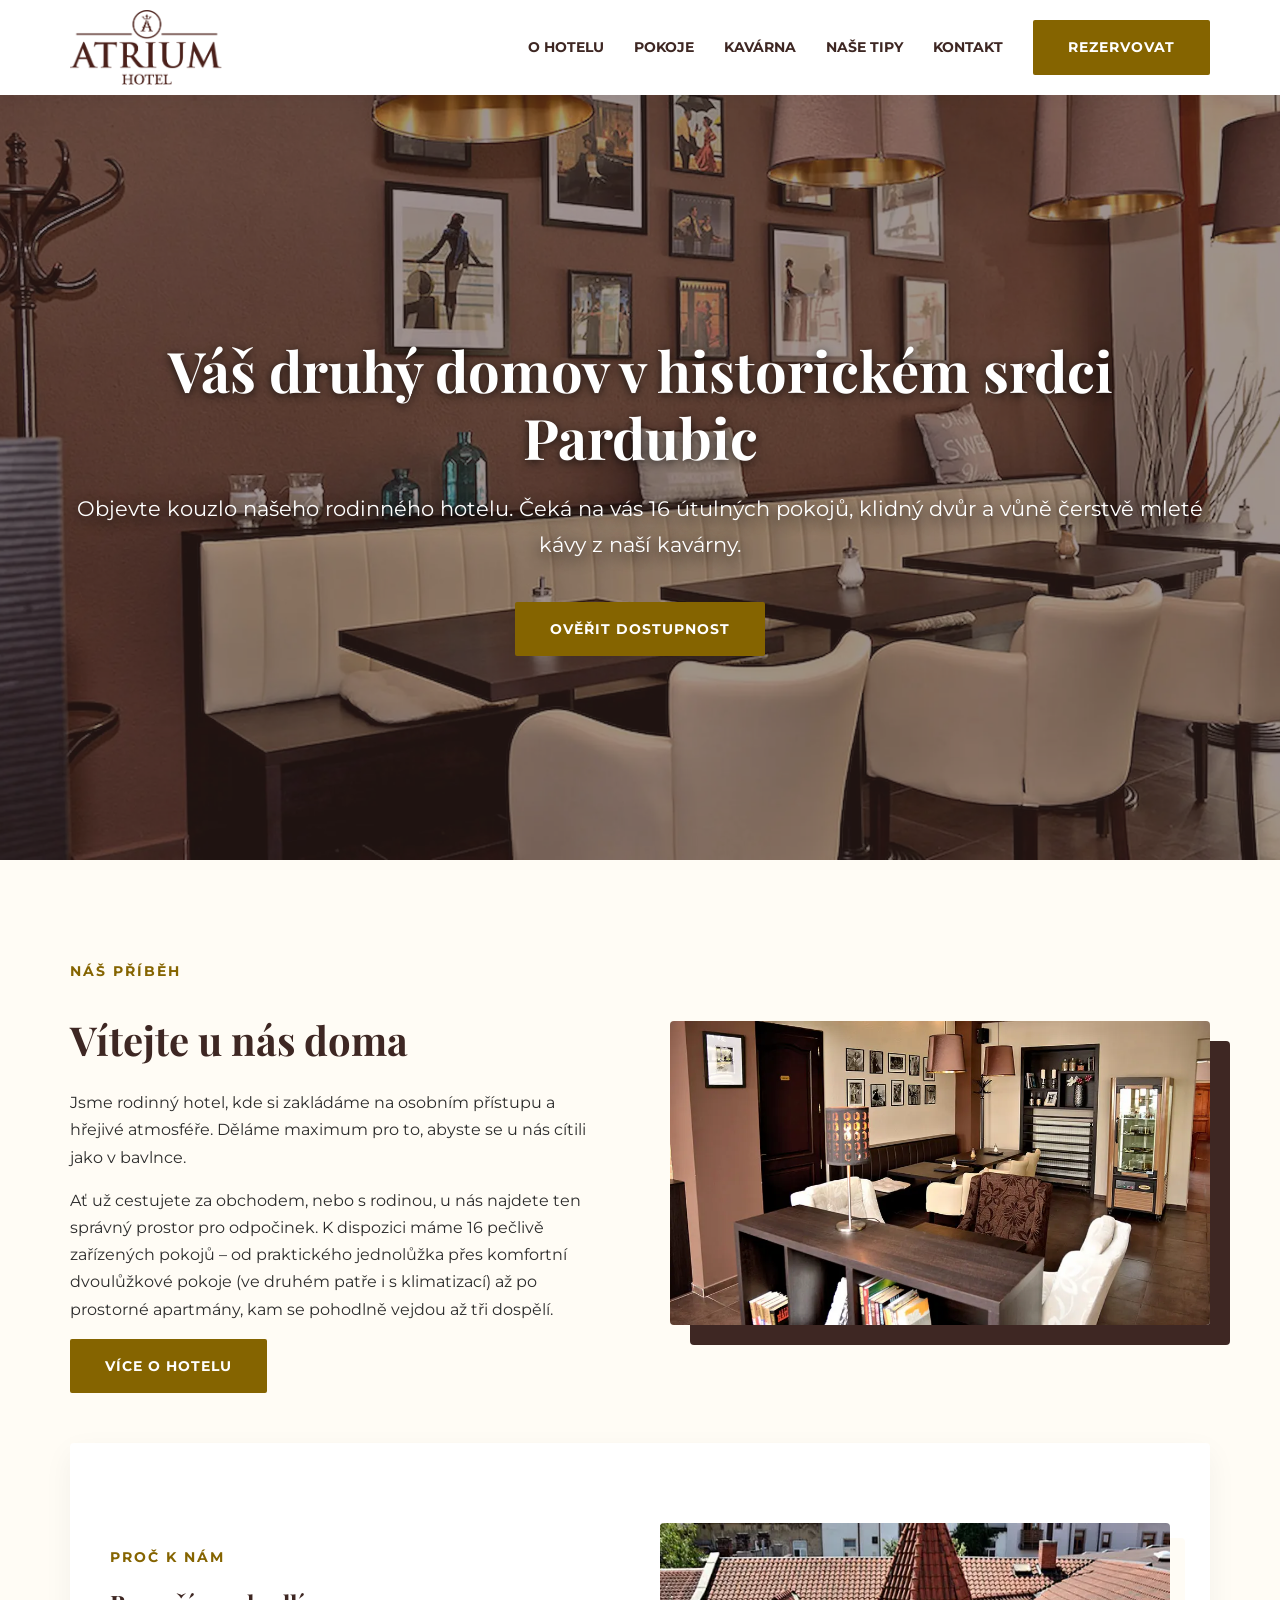
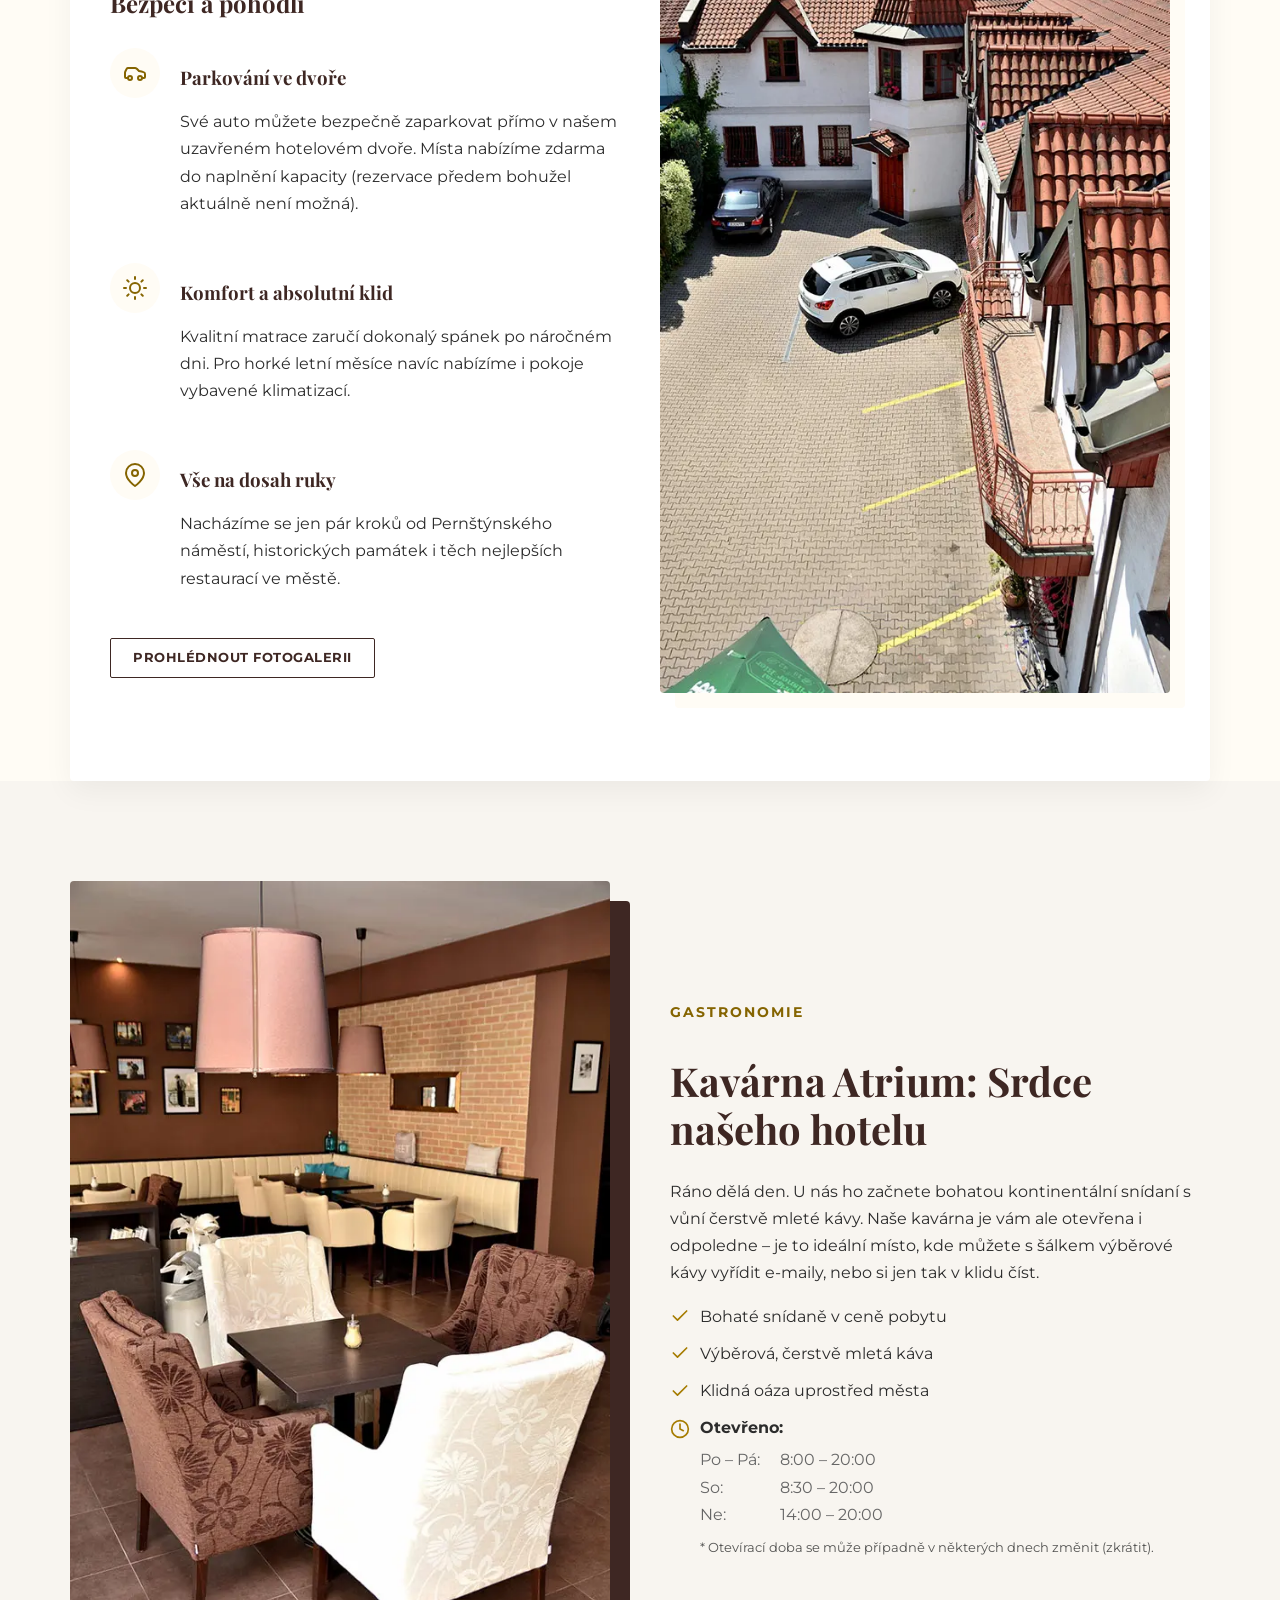
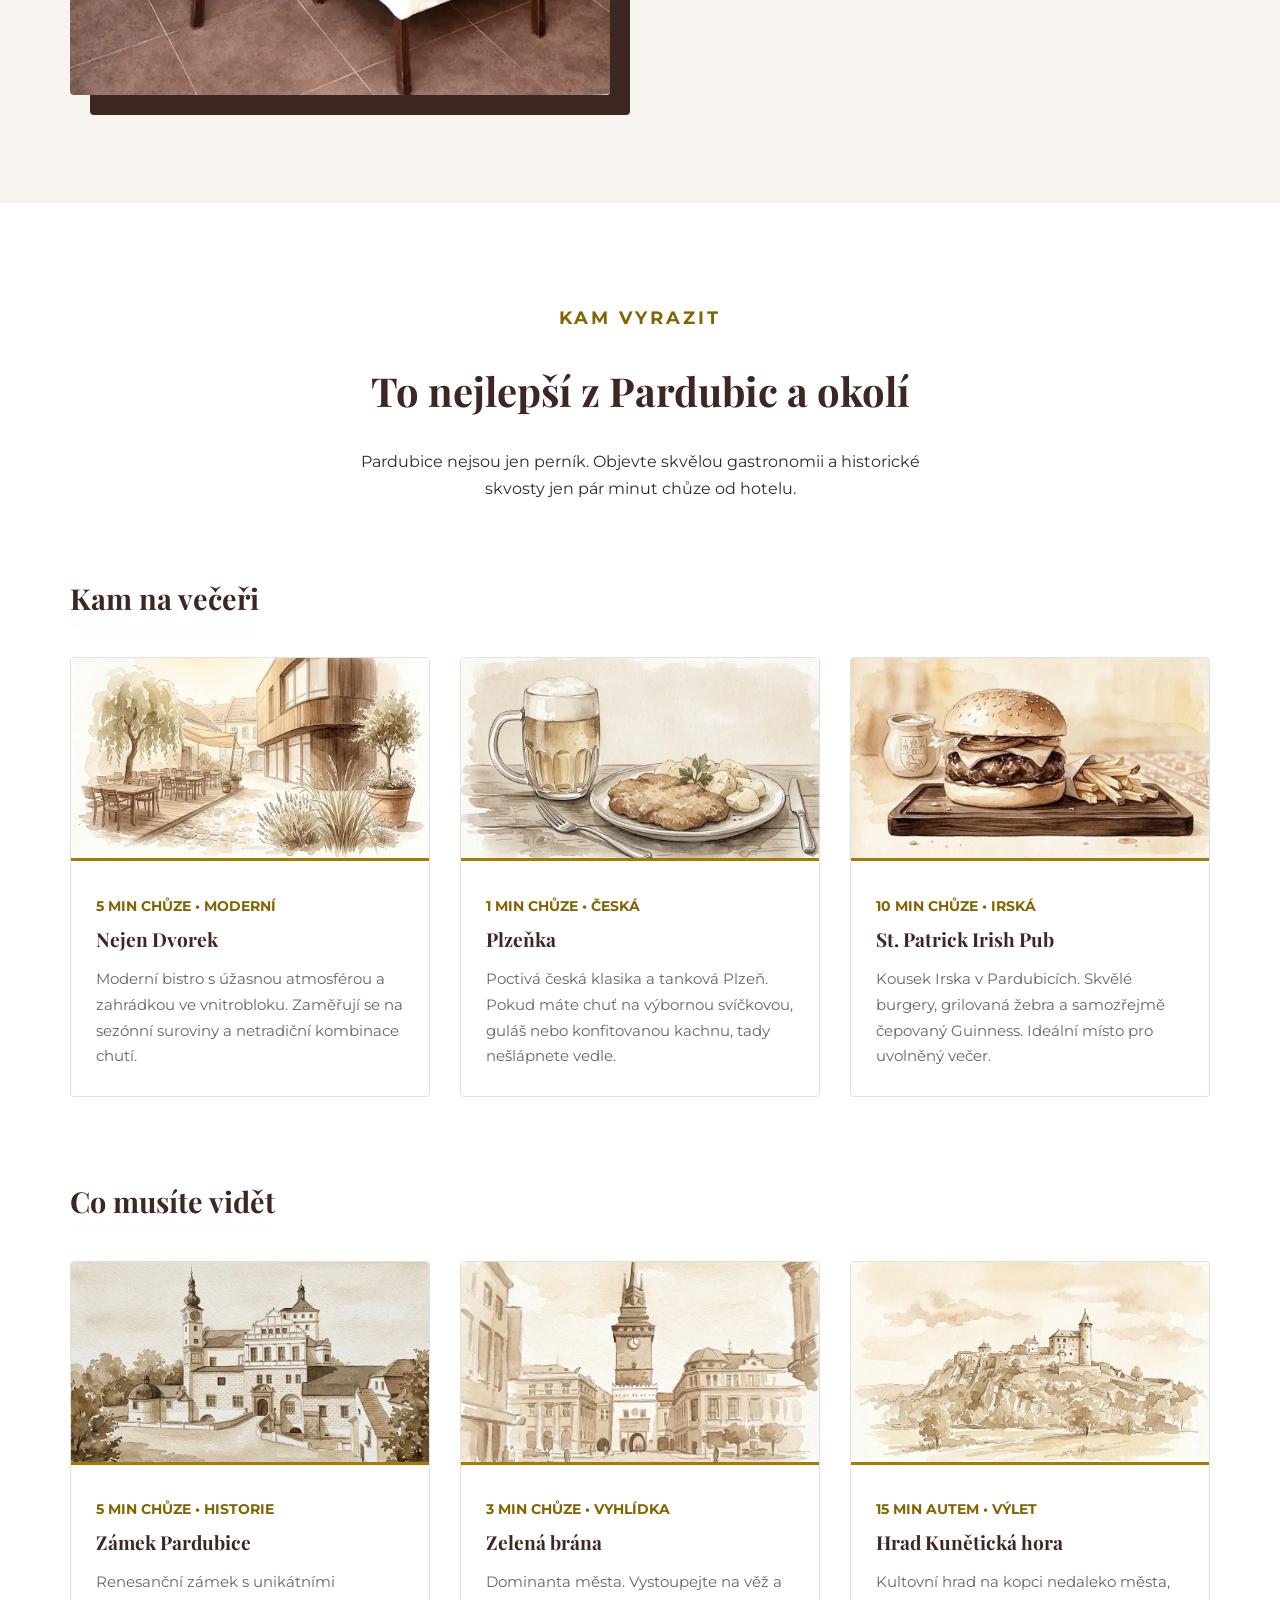
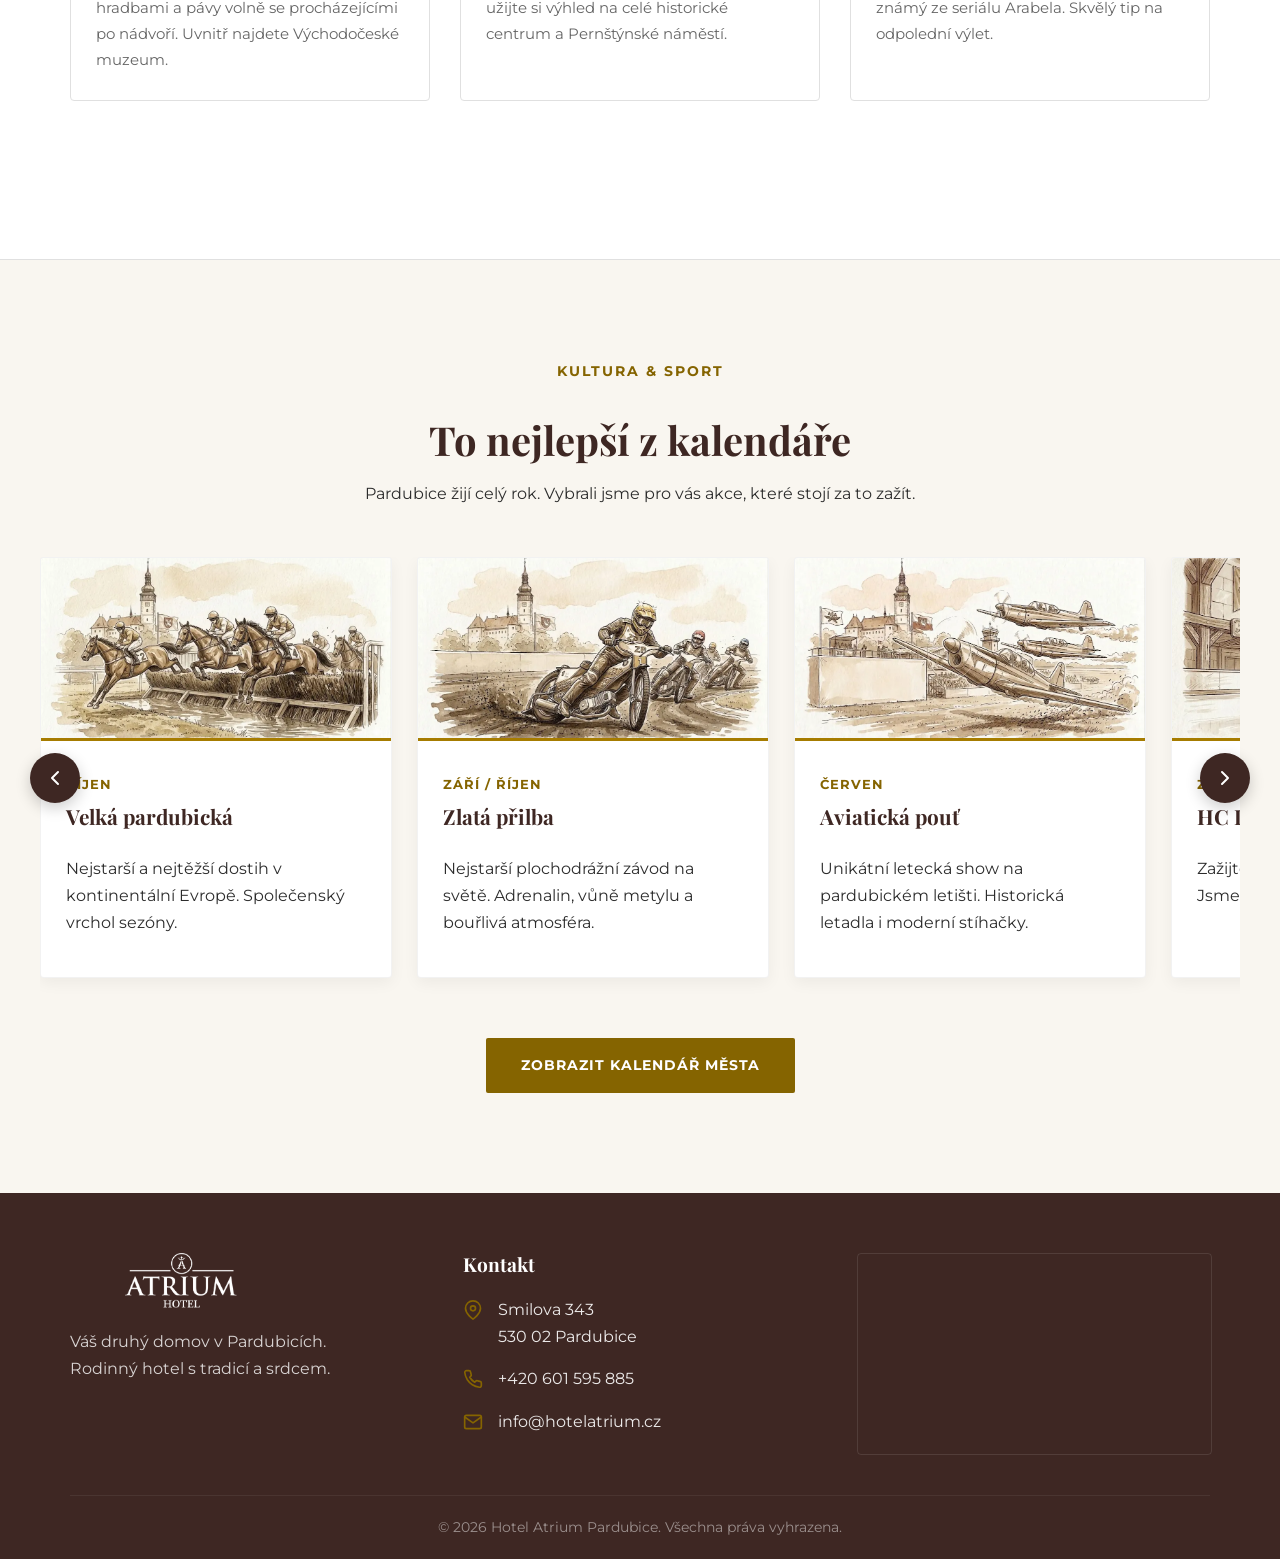
<file: index.html>
<!DOCTYPE html>
<html lang="cs">
<head>
    <meta charset="UTF-8">
    <meta name="viewport" content="width=device-width, initial-scale=1.0">
    <meta name="description" content="Rodinný Hotel Atrium v centru Pardubic nabízí 16 útulných pokojů, vlastní parkování a stylovou kavárnu. Rezervujte si svůj pobyt u nás.">
    <title>Hotel Atrium Pardubice | Ubytování v srdci města</title>

    <link rel="stylesheet" href="styles.css">

    <link rel="icon" type="image/svg+xml" href='data:image/svg+xml,<svg xmlns="http://www.w3.org/2000/svg" viewBox="0 0 100 100"><circle cx="50" cy="50" r="46" fill="none" stroke="%233E2723" stroke-width="3"/><text x="50" y="70" font-family="Didot, serif" font-size="55" fill="%233E2723" text-anchor="middle" font-weight="bold">A</text></svg>'>
    <link href="https://fonts.googleapis.com/css2?family=Montserrat:wght@400;500;700&family=Playfair+Display:ital,wght@0,400;0,600;0,700;1,400&display=swap" rel="stylesheet">  
    
    <meta property="og:type" content="website">
    <meta property="og:url" content="https://www.hotelatrium.cz/">
    <meta property="og:title" content="Hotel Atrium Pardubice | Ubytování v srdci města">
    <meta property="og:description" content="Rodinný Hotel Atrium v centru Pardubic nabízí 16 útulných pokojů, vlastní parkování a stylovou kavárnu. Rezervujte si svůj pobyt u nás.">
    <meta property="og:image" content="https://www.hotelatrium.cz/images/hotel_cafe.jpg">

    <script type="application/ld+json">
    {
      "@context": "https://schema.org",
      "@type": "Hotel",
      "name": "Hotel Atrium Pardubice",
      "description": "Rodinný Hotel Atrium v centru Pardubic nabízí 16 útulných pokojů, vlastní parkování a stylovou kavárnu.",
      "url": "https://www.hotelatrium.cz/",
      "telephone": "+420601595885",
      "email": "info@hotelatrium.cz",
      "address": {
        "@type": "PostalAddress",
        "streetAddress": "Smilova 343",
        "addressLocality": "Pardubice",
        "postalCode": "530 02",
        "addressCountry": "CZ"
      },
      "checkinTime": "14:00",
      "checkoutTime": "11:00",
      "priceRange": "2300 CZK - 3800 CZK",
      "image": "https://www.hotelatrium.cz/images/hotel_cafe.jpg"
    }
    </script>

</head>
<body>
    <nav class="navbar">
        <div class="container nav-inner">
            <a class="logo" href="index.html">
                <img src="images/logo_hotel.png" alt="Hotel Atrium Logo">
            </a>

            <button type="button" class="hamburger" id="hamburgerBtn" aria-expanded="false" aria-controls="navMenu" title="Otevřít menu">
                <svg xmlns="http://www.w3.org/2000/svg" width="30" height="30" viewBox="0 0 24 24" fill="none" stroke="#3E2723" stroke-width="2" stroke-linecap="round" stroke-linejoin="round"><line x1="3" y1="12" x2="21" y2="12"/><line x1="3" y1="6" x2="21" y2="6"/><line x1="3" y1="18" x2="21" y2="18"/></svg>
                <span class="visually-hidden">Otevřít menu</span>
            </button>

            <div class="nav-menu">
                <a href="#about" class="nav-link">O hotelu</a>
                <a href="#rooms" class="nav-link">Pokoje</a>
                <a href="#cafe" class="nav-link">Kavárna</a>
                <a href="#tips" class="nav-link">Naše tipy</a>
                <a href="#contact" class="nav-link">Kontakt</a>
                <a href="reservation.html" class="btn btn-nav">Rezervovat</a>
            </div>
        </div>
    </nav>

    <div id="view-home" class="view-section">
        
        <header class="hero">
            <div class="hero-overlay"></div>
            <picture>
                <source type="image/webp" media="(max-width: 768px)" srcset="images/hotel_cafe_mobile.webp">
                
                <source type="image/webp" srcset="images/hotel_cafe.webp">
                
                <img src="images/hotel_cafe.jpg" class="hero-bg" alt="Hotelová kavárna Atrium">
            </picture>
                 
            <div class="container hero-content">
                <h1>Váš druhý domov v historickém srdci Pardubic</h1>
                <p class="hero-subtitle">Objevte kouzlo našeho rodinného hotelu. Čeká na vás 16 útulných pokojů, klidný dvůr a vůně čerstvě mleté kávy z naší kavárny.</p>
                <a href="reservation.html" class="btn">Ověřit dostupnost</a>
            </div>
        </header>

        <section id="about" class="about-section">
            <div class="container">
                <div class="split-layout">
                    <div class="about-text">
                        <span class="section-tag">Náš příběh</span>
                        <h2>Vítejte u nás doma</h2>
                        <p>Jsme rodinný hotel, kde si zakládáme na osobním přístupu a hřejivé atmosféře. Děláme maximum pro to, abyste se u nás cítili jako v bavlnce.</p>
                        <p>Ať už cestujete za obchodem, nebo s rodinou, u nás najdete ten správný prostor pro odpočinek. K dispozici máme 16 pečlivě zařízených pokojů – od praktického jednolůžka přes komfortní dvoulůžkové pokoje (ve druhém patře i s klimatizací) až po prostorné apartmány, kam se pohodlně vejdou až tři dospělí.</p>
                        <a href="#rooms" class="btn">Více o hotelu</a>
                    </div>
                    <div class="about-img">
                        <picture>                        
                            <source type="image/webp" srcset="images/hotel_cafe02.webp">
                        
                            <img src="images/hotel_cafe02.jpg" alt="Jiný pohled na kavárnu">
                    </picture>
                    </div>
                </div>
            </div>
        </section>

        <div id="rooms" class="container"> 
            <div class="features">
                <div class="features-grid">
                    <div class="features-text">
                        <span class="section-tag">Proč k nám</span>
                        <h2>Bezpečí a pohodlí</h2>
                        
                        <div class="features-list">
                            <div class="feature-item">
                                <div class="icon-circle">
                                    <svg xmlns="http://www.w3.org/2000/svg" viewBox="0 0 24 24" fill="none" stroke="currentColor" stroke-width="2" stroke-linecap="round" stroke-linejoin="round"><path d="M19 17h2c.6 0 1-.4 1-1v-3c0-.9-.7-1.7-1.5-1.9C18.7 10.6 16 10 16 10s-1.3-1.4-2.2-2.3c-.5-.4-1.1-.7-1.8-.7H5c-.6 0-1.1.4-1.4.9l-1.4 2.9A3.7 3.7 0 0 0 2 12v4c0 .6.4 1 1 1h2"/><circle cx="7" cy="17" r="2"/><circle cx="17" cy="17" r="2"/></svg>
                                </div>
                                <div>
                                    <h3>Parkování ve dvoře</h3>
                                    <p>Své auto můžete bezpečně zaparkovat přímo v našem uzavřeném hotelovém dvoře. Místa nabízíme zdarma do naplnění kapacity (rezervace předem bohužel aktuálně není možná).</p>
                                </div>
                            </div>
                            <div class="feature-item">
                                <div class="icon-circle">
                                    <svg xmlns="http://www.w3.org/2000/svg" viewBox="0 0 24 24" fill="none" stroke="currentColor" stroke-width="2" stroke-linecap="round" stroke-linejoin="round"><circle cx="12" cy="12" r="5"/><path d="M12 1v2M12 21v2M4.22 4.22l1.42 1.42M18.36 18.36l1.42 1.42M1 12h2M21 12h2M4.22 19.78l1.42-1.42M18.36 5.64l1.42-1.42"/></svg>
                                </div>
                                <div>
                                    <h3>Komfort a absolutní klid</h3>
                                    <p>Kvalitní matrace zaručí dokonalý spánek po náročném dni. Pro horké letní měsíce navíc nabízíme i pokoje vybavené klimatizací.</p>
                                </div>
                            </div>
                            <div class="feature-item">
                                <div class="icon-circle">
                                    <svg xmlns="http://www.w3.org/2000/svg" viewBox="0 0 24 24" fill="none" stroke="currentColor" stroke-width="2" stroke-linecap="round" stroke-linejoin="round"><path d="M21 10c0 7-9 13-9 13s-9-6-9-13a9 9 0 0 1 18 0z"/><circle cx="12" cy="10" r="3"/></svg>
                                </div>
                                <div>
                                    <h3>Vše na dosah ruky</h3>
                                    <p>Nacházíme se jen pár kroků od Pernštýnského náměstí, historických památek i těch nejlepších restaurací ve městě.</p>
                                </div>
                            </div>
                            <div>
                                <a href="gallery.html" class="btn btn-outline btn-sm">Prohlédnout fotogalerii</a>
                            </div>
                        </div>
                    </div>
                    <div class="features-img">
                        <picture>                        
                            <source type="image/webp" srcset="images/hotel_parking.webp">
                        
                            <img src="images/hotel_parking.jpg" alt="Parkování ve dvoře">
                        </picture>
                    </div>
                </div>
            </div>
        </div>

        <section id="cafe" class="cafe-section">
            <div class="container">
                <div class="split-layout">
                    <div class="about-img">
                        <picture>                        
                            <source type="image/webp" srcset="images/hotel_cafe03.webp">
                        
                            <img src="images/hotel_cafe03.jpg" alt="Kavárna Atrium" class="cafe-img-shadow">
                        </picture>

                    </div>
                    <div class="about-text">
                        <span class="section-tag">Gastronomie</span>
                        <h2>Kavárna Atrium: Srdce našeho hotelu</h2>
                        <p>Ráno dělá den. U nás ho začnete bohatou kontinentální snídaní s vůní čerstvě mleté kávy. Naše kavárna je vám ale otevřena i odpoledne – je to ideální místo, kde můžete s šálkem výběrové kávy vyřídit e-maily, nebo si jen tak v klidu číst.</p>
                        <ul class="cafe-features-list">
                            <li class="cafe-list-item"><svg xmlns="http://www.w3.org/2000/svg" width="20" height="20" viewBox="0 0 24 24" fill="none" stroke="#A67C00" stroke-width="2" stroke-linecap="round" stroke-linejoin="round"><polyline points="20 6 9 17 4 12"/></svg> Bohaté snídaně v ceně pobytu</li>
                            <li class="cafe-list-item"><svg xmlns="http://www.w3.org/2000/svg" width="20" height="20" viewBox="0 0 24 24" fill="none" stroke="#A67C00" stroke-width="2" stroke-linecap="round" stroke-linejoin="round"><polyline points="20 6 9 17 4 12"/></svg> Výběrová, čerstvě mletá káva</li>
                            <li class="cafe-list-item"><svg xmlns="http://www.w3.org/2000/svg" width="20" height="20" viewBox="0 0 24 24" fill="none" stroke="#A67C00" stroke-width="2" stroke-linecap="round" stroke-linejoin="round"><polyline points="20 6 9 17 4 12"/></svg> Klidná oáza uprostřed města</li>
                            <li class="cafe-list-item hours-item">
                                <svg xmlns="http://www.w3.org/2000/svg" width="20" height="20" viewBox="0 0 24 24" fill="none" stroke="#A67C00" stroke-width="2" stroke-linecap="round" stroke-linejoin="round"><circle cx="12" cy="12" r="10"/><polyline points="12 6 12 12 16 14"/></svg> 
                                <div>
                                    <strong>Otevřeno:</strong>
                                    <div class="hours-grid">
                                        <span>Po – Pá:</span> <span>8:00 – 20:00</span>
                                        <span>So:</span> <span>8:30 – 20:00</span>
                                        <span>Ne:</span> <span>14:00 – 20:00</span>
                                    </div>
                                    <small class="opening-hours-change">
                                        * Otevírací doba se může případně v některých dnech změnit (zkrátit).
                                    </small>
                                </div>
                            </li>
                        </ul>
                    </div>
                </div>
            </div>
        </section>

        <section id="tips" class="tips-section">
            <div class="container">
                <div class="tips-header-container">
                    <span class="section-tag">Kam vyrazit</span>
                    <h2>To nejlepší z Pardubic a okolí</h2>
                    <p class="tips-subtitle">Pardubice nejsou jen perník. Objevte skvělou gastronomii a historické skvosty jen pár minut chůze od hotelu.</p>
                </div>

                <h3 class="tips-category-title">Kam na večeři</h3>
                <div class="tips-grid">
                    <div class="tip-card">
                        <picture>                        
                            <source type="image/webp" srcset="images/nejen_dvorek.webp">
                            
                            <img src="images/nejen_dvorek.jpeg" alt="Nejen Dvorek" class="tip-img">
                        </picture>

                        <div class="tip-content">
                            <span class="tip-meta">5 min chůze • Moderní</span>
                            <h4><a href="https://www.nejendvorek.cz/" target="_blank" rel="noopener noreferrer">Nejen Dvorek</a></h4>
                            <p>Moderní bistro s úžasnou atmosférou a zahrádkou ve vnitrobloku. Zaměřují se na sezónní suroviny a netradiční kombinace chutí.</p>
                        </div>
                    </div>
                    
                    <div class="tip-card">
                        <picture>                        
                            <source type="image/webp" srcset="images/plzenka.webp">
                            
                            <img src="images/plzenka.jpeg" alt="Plzeňka - české jídlo" class="tip-img">
                        </picture>
                            
                        <div class="tip-content">
                            <span class="tip-meta">1 min chůze • Česká </span>
                            <h4><a href="https://www.plzenkapardubice.cz/" target="_blank" rel="noopener noreferrer">Plzeňka</a></h4>
                            <p>Poctivá česká klasika a tanková Plzeň. Pokud máte chuť na výbornou svíčkovou, guláš nebo konfitovanou kachnu, tady nešlápnete vedle.</p>
                        </div>
                    </div>
                    
                    <div class="tip-card">
                        <picture>                        
                            <source type="image/webp" srcset="images/st_patricks.webp">
                            
                            <img src="images/st_patricks.jpeg" alt="Burger v St. Patrick Irish Pub" class="tip-img">                     
                        </picture>
                            
                        <div class="tip-content">                            
                            <span class="tip-meta">10 min chůze • Irská</span>
                            <h4><a href="https://www.stpatrick.cz/" target="_blank" rel="noopener noreferrer">St. Patrick Irish Pub</a></h4>
                            <p>Kousek Irska v Pardubicích. Skvělé burgery, grilovaná žebra a samozřejmě čepovaný Guinness. Ideální místo pro uvolněný večer.</p>
                        </div>
                    </div>
                </div>
                <h3 class="tips-category-title">Co musíte vidět</h3>
                <div class="tips-grid">
                    <div class="tip-card">
                        <picture>                        
                            <source type="image/webp" srcset="images/zamek.webp">
                        
                            <img src="images/zamek.jpeg" alt="Zámek" class="tip-img">                                  
                        </picture>

                        <div class="tip-content">
                            <span class="tip-meta">5 min chůze • Historie</span>
                            <h4><a href="https://www.vcm.cz/" target="_blank" rel="noopener noreferrer">Zámek Pardubice</a></h4>
                            <p>Renesanční zámek s unikátními hradbami a pávy volně se procházejícími po nádvoří. Uvnitř najdete Východočeské muzeum.</p>
                        </div>
                    </div>
                  

                    <div class="tip-card">
                        <picture>                        
                            <source type="image/webp" srcset="images/zelena_brana.webp">
                            
                            <img src="images/zelena_brana.jpeg" alt="Zelená brána" class="tip-img">
                        </picture>

                        <div class="tip-content">
                            <span class="tip-meta">3 min chůze • Vyhlídka</span>
                            <h4><a href="https://www.zelenabrana.eu/" target="_blank" rel="noopener noreferrer">Zelená brána</a></h4>
                            <p>Dominanta města. Vystoupejte na věž a užijte si výhled na celé historické centrum a Pernštýnské náměstí.</p>
                        </div>
                    </div>
                    
                    <div class="tip-card">
                        <picture>                        
                            <source type="image/webp" srcset="images/kuneticka_hora.webp">
                        
                            <img src="images/kuneticka_hora.jpeg" alt="Kunětická hora" class="tip-img">
                        </picture>

                        <div class="tip-content">
                            <span class="tip-meta">15 min autem • Výlet</span>
                            <h4><a href="https://hrad-kunetickahora.cz/" target="_blank" rel="noopener noreferrer">Hrad Kunětická hora</a></h4>
                            <p>Kultovní hrad na kopci nedaleko města, známý ze seriálu Arabela. Skvělý tip na odpolední výlet.</p>
                        </div>
                    </div>
                    
                </div>
            </div>
        </section>

        <section class="events-section">
            <div class="container events-header">
                <span class="section-tag">Kultura & Sport</span>
                <h2>To nejlepší z kalendáře</h2>
                <p>Pardubice žijí celý rok. Vybrali jsme pro vás akce, které stojí za to zažít.</p>
            </div>

            <div class="carousel-wrapper">
                <button type="button" id="btnEventsPrev" title="Posunout na předchozí akci" class="slider-btn prev" onclick="scrollEvents(-1)">
                    <svg xmlns="http://www.w3.org/2000/svg" width="24" height="24" viewBox="0 0 24 24" fill="none" stroke="currentColor" stroke-width="2" stroke-linecap="round" stroke-linejoin="round"><polyline points="15 18 9 12 15 6"/></svg>
                </button>

                <div class="carousel-track" id="eventsTrack">
                    
                    <div class="event-card-item">
                        <picture>                        
                            <source type="image/webp" srcset="images/velka_pardubicka.webp">
                            
                            <img src="images/velka_pardubicka.jpeg" class="event-img" alt="Velká Pardubická">
                        </picture>
                        <div class="event-body">
                            <span class="event-date-tag">Říjen</span>
                            <h3 class="event-title"><a href="https://zavodistepardubice.cz/" target="_blank" rel="noopener noreferrer" class="event-card-link">Velká pardubická</a></h3>
                            <p>Nejstarší a nejtěžší dostih v kontinentální Evropě. Společenský vrchol sezóny.</p>
                        </div>
                    </div>
                    
                    <div class="event-card-item">
                        <picture>                        
                            <source type="image/webp" srcset="images/zlata_prilba.webp">
                                
                            <img src="images/zlata_prilba.jpeg" class="event-img" alt="Plochá dráha">
                        </picture>                        
                        <div class="event-body">
                            <span class="event-date-tag">Září / Říjen</span>
                            <h3 class="event-title"><a href="https://www.zlataprilba.cz/" target="_blank" rel="noopener noreferrer" class="event-card-link">Zlatá přilba</a></h3>
                            <p>Nejstarší plochodrážní závod na světě. Adrenalin, vůně metylu a bouřlivá atmosféra.</p>
                        </div>
                    </div>
                    
                    <div class="event-card-item">
                        <picture>                        
                            <source type="image/webp" srcset="images/aviaticka_pout.webp">
                                
                            <img src="images/aviaticka_pout.jpeg" class="event-img" alt="Aviatická pouť">
                        </picture>                         
                        <div class="event-body">
                            <span class="event-date-tag">Červen</span>
                            <h3 class="event-title"><a href="https://aviatickapout.cz/" target="_blank" rel="noopener noreferrer" class="event-card-link">Aviatická pouť</a></h3>
                            <p>Unikátní letecká show na pardubickém letišti. Historická letadla i moderní stíhačky.</p>
                        </div>
                    </div>
                    
                    <div class="event-card-item">
                        <picture>                        
                            <source type="image/webp" srcset="images/ice_hockey.webp">
                            
                            <img src="images/ice_hockey.jpeg" class="event-img" alt="HC Dynamo">
                        </picture>   

                        <div class="event-body">
                            <span class="event-date-tag">Září – Duben</span>
                            <h3 class="event-title"><a href="https://www.hcdynamo.cz/" target="_blank" rel="noopener noreferrer" class="event-card-link">HC Dynamo Pardubice</a></h3>
                            <p>Zažijte atmosféru v enteria areně. Jsme hokejové město!</p>
                        </div>
                    </div>
                    
                    <div class="event-card-item">
                        <picture>                        
                            <source type="image/webp" srcset="images/perstynska.webp">
                                
                            <img src="images/perstynska.jpeg" class="event-img" alt="Pernštýnská noc">
                        </picture>                        
                        <div class="event-body">
                            <span class="event-date-tag">Červen</span>
                            <h3 class="event-title"><a href="https://www.folklornifestival.cz/cs/" target="_blank" rel="noopener noreferrer" class="event-card-link">Pernštýnská noc</a></h3>
                            <p>Městské slavnosti plné hudby, trhů, řemesel a ohňostrojů v historickém centru.</p>
                        </div>
                    </div>
                    
                    <div class="event-card-item">
                        <picture>                        
                            <source type="image/webp" srcset="images/divadlo.webp">
                                
                            <img src="images/divadlo.jpeg" class="event-img" alt="Východočeské divadlo">
                        </picture>                           
                        <div class="event-body">
                            <span class="event-date-tag">Celoročně</span>
                            <h3 class="event-title"><a href="https://www.vcd.cz/" target="_blank" rel="noopener noreferrer" class="event-card-link">Východočeské divadlo</a></h3>
                            <p>Nádherná secesní budova a bohatý program od činohry po muzikály.</p>
                        </div>
                    </div>
                </div>

                <button type="button" id="btnEventsNext" title="Posunout na další akci" class="slider-btn next">
                    <svg xmlns="http://www.w3.org/2000/svg" width="24" height="24" viewBox="0 0 24 24" fill="none" stroke="currentColor" stroke-width="2" stroke-linecap="round" stroke-linejoin="round"><polyline points="9 18 15 12 9 6"/></svg>
                </button>
            </div>
            
            <div class="events-footer-action">
                <a href="https://pardubice.eu/kalendar-akci" target="_blank" rel="noopener noreferrer" class="btn">Zobrazit kalendář města</a>
            </div>
        </section>
    </div>

    <footer id="contact">
        <div class="container">
            <div class="footer-grid">
                
                <div>
                    <a href="index.html" class="logo footer-logo">                         
                        <img src="images/logo_hotel.png" alt="Hotel Atrium">
                    </a>

                    <p class="footer-motto">Váš druhý domov v Pardubicích.<br>Rodinný hotel s tradicí a srdcem.</p>
                </div>
                
                <div>
                    <h4>Kontakt</h4>
                    
                    <div class="contact-row">
                        <svg xmlns="http://www.w3.org/2000/svg" width="20" height="20" viewBox="0 0 24 24" fill="none" stroke="currentColor" stroke-width="2" stroke-linecap="round" stroke-linejoin="round"><path d="M21 10c0 7-9 13-9 13s-9-6-9-13a9 9 0 0 1 18 0z"/><circle cx="12" cy="10" r="3"/></svg>
                        <span>Smilova 343<br>530 02 Pardubice</span>
                    </div>

                    <a href="tel:+420601595885" class="contact-row">
                        <svg xmlns="http://www.w3.org/2000/svg" width="20" height="20" viewBox="0 0 24 24" fill="none" stroke="currentColor" stroke-width="2" stroke-linecap="round" stroke-linejoin="round"><path d="M22 16.92v3a2 2 0 0 1-2.18 2 19.79 19.79 0 0 1-8.63-3.07 19.5 19.5 0 0 1-6-6 19.79 19.79 0 0 1-3.07-8.67A2 2 0 0 1 4.11 2h3a2 2 0 0 1 2 1.72 12.84 12.84 0 0 0 .7 2.81 2 2 0 0 1-.45 2.11L8.09 9.91a16 16 0 0 0 6 6l1.27-1.27a2 2 0 0 1 2.11-.45 12.84 12.84 0 0 0 2.81.7A2 2 0 0 1 22 16.92z"/></svg>
                        <span>+420 601 595 885</span>
                    </a>

                    <a href="mailto:info@hotelatrium.cz" class="contact-row">
                        <svg xmlns="http://www.w3.org/2000/svg" width="20" height="20" viewBox="0 0 24 24" fill="none" stroke="currentColor" stroke-width="2" stroke-linecap="round" stroke-linejoin="round"><path d="M4 4h16c1.1 0 2 .9 2 2v12c0 1.1-.9 2-2 2H4c-1.1 0-2-.9-2-2V6c0-1.1.9-2 2-2z"/><polyline points="22,6 12,13 2,6"/></svg>
                        <span>info@hotelatrium.cz</span>
                    </a>
                </div>

                <div class="footer-map-container">
                    <iframe src="https://www.google.com/maps?q=Smilova+343,+530+02+Pardubice&output=embed" title="Mapa s polohou Hotelu Atrium" allowfullscreen="" loading="lazy"></iframe>
                </div>

            </div>
            
            <div class="bottom-bar">
                © 2026 Hotel Atrium Pardubice. Všechna práva vyhrazena.
            </div>
        </div>
    </footer>

    <script src="script.js"></script>
</body>
</html>
</file>
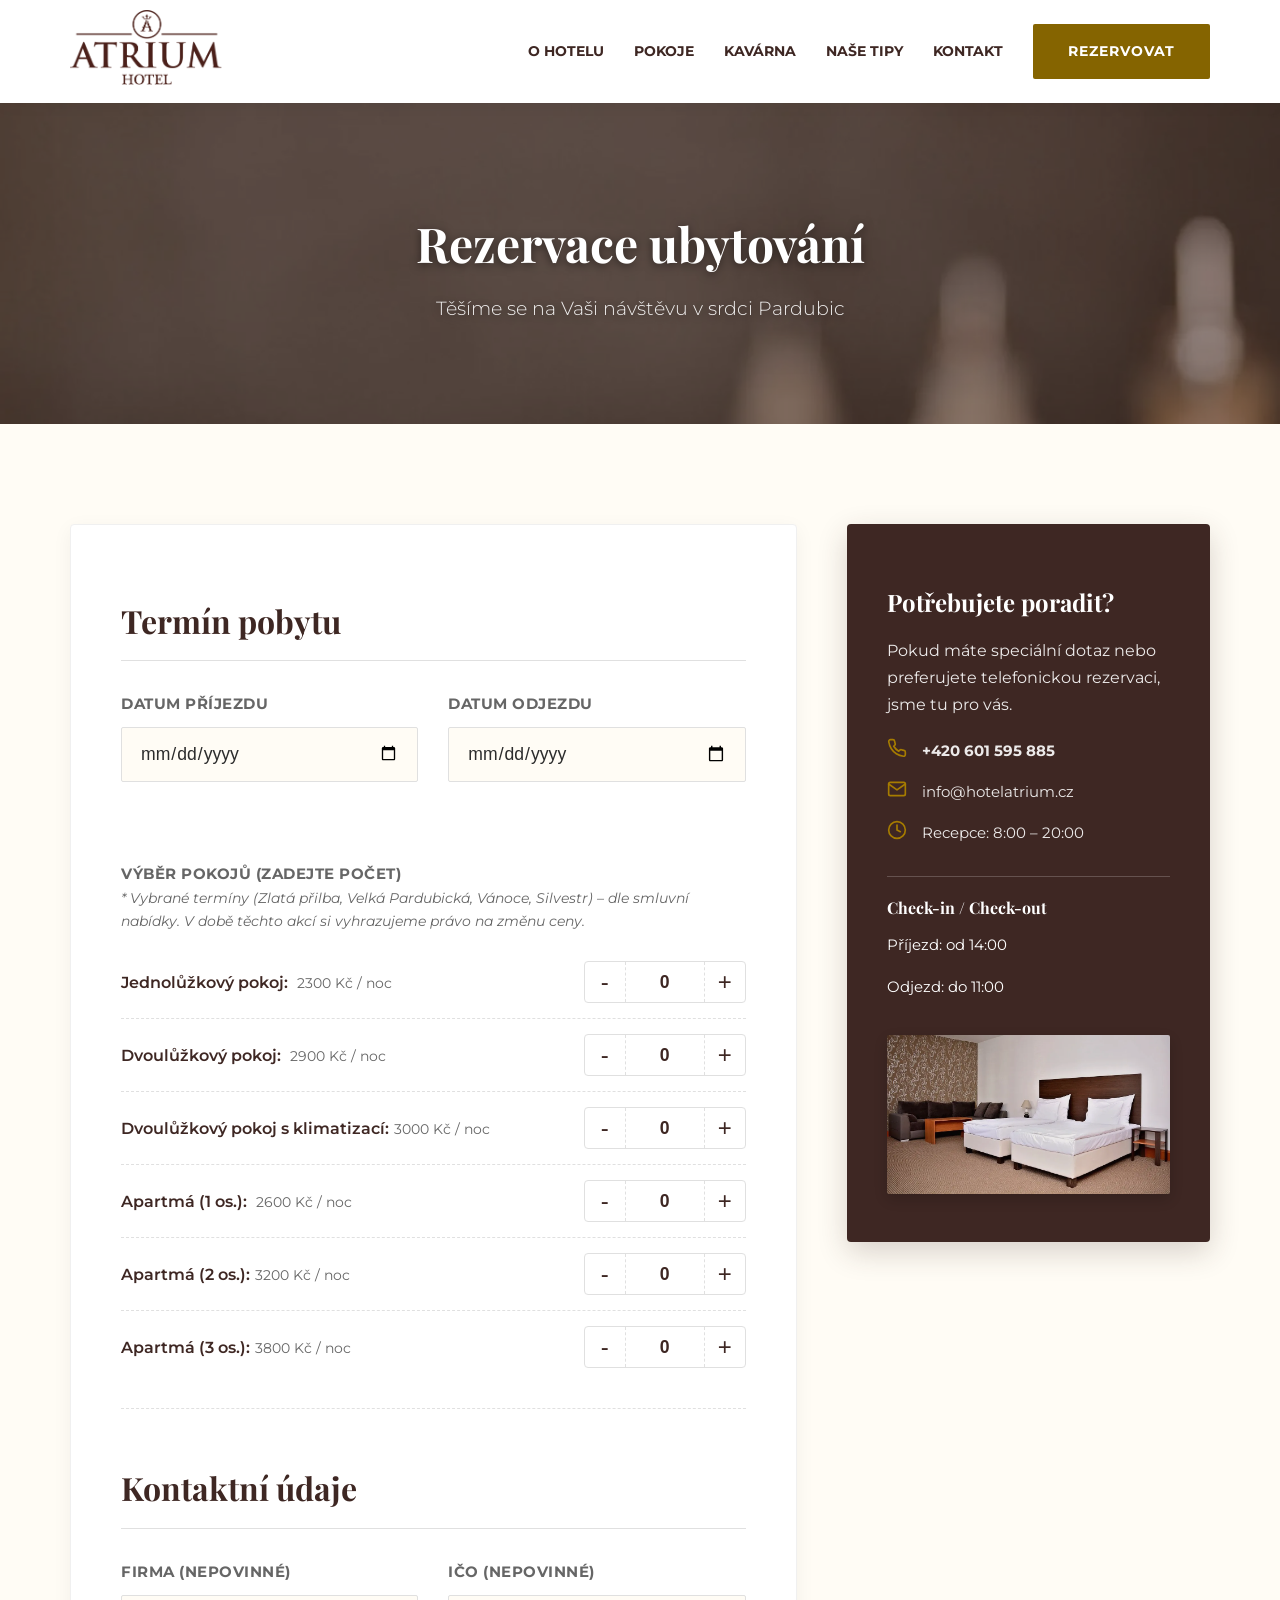
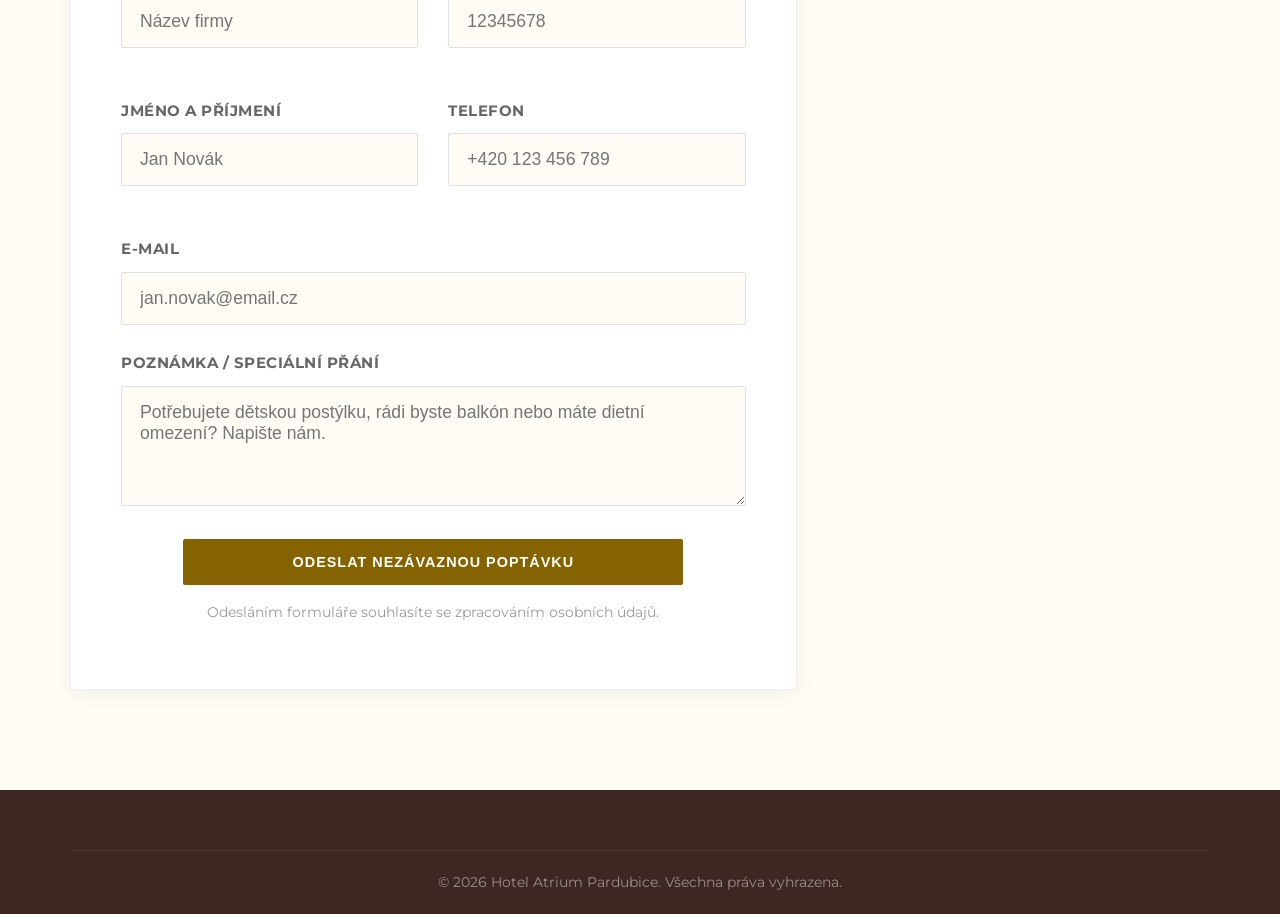
<file: reservation.html>
<!DOCTYPE html>
<html lang="cs">
<head>
    <meta charset="UTF-8">
    <meta name="viewport" content="width=device-width, initial-scale=1.0">
    <meta name="description" content="Rezervace ubytování v rodinném Hotelu Atrium v centru Pardubic. Vyberte si pokoj a odešlete nezávaznou poptávku.">
    <title>Rezervace ubytování | Hotel Atrium Pardubice</title>

    <link rel="stylesheet" href="styles.css">

    <link rel="icon" type="image/svg+xml" href='data:image/svg+xml,<svg xmlns="http://www.w3.org/2000/svg" viewBox="0 0 100 100"><circle cx="50" cy="50" r="46" fill="none" stroke="%233E2723" stroke-width="3"/><text x="50" y="70" font-family="Didot, serif" font-size="55" fill="%233E2723" text-anchor="middle" font-weight="bold">A</text></svg>'>
    <link href="https://fonts.googleapis.com/css2?family=Montserrat:wght@400;500;700&family=Playfair+Display:ital,wght@0,400;0,600;0,700;1,400&display=swap" rel="stylesheet">
</head>
<body>
    <nav class="navbar">
        <div class="container nav-inner">
            <div class="logo">
                <a href="index.html"><img src="images/logo_hotel.png" alt="Hotel Atrium Logo"></a>
            </div>

            <button type="button" class="hamburger" id="hamburgerBtn" aria-expanded="false" aria-controls="navMenu" title="Otevřít menu">
                <svg xmlns="http://www.w3.org/2000/svg" width="30" height="30" viewBox="0 0 24 24" fill="none" stroke="#3E2723" stroke-width="2" stroke-linecap="round" stroke-linejoin="round"><line x1="3" y1="12" x2="21" y2="12"/><line x1="3" y1="6" x2="21" y2="6"/><line x1="3" y1="18" x2="21" y2="18"/></svg>
                <span class="visually-hidden">Otevřít menu</span>
            </button>

            <div class="nav-menu">
                <a href="index.html#about" class="nav-link">O hotelu</a>
                <a href="index.html#rooms" class="nav-link">Pokoje</a>
                <a href="index.html#cafe" class="nav-link">Kavárna</a>
                <a href="index.html#tips" class="nav-link">Naše tipy</a>
                <a href="index.html#contact" class="nav-link">Kontakt</a>
                <a href="reservation.html" class="btn btn-nav">Rezervovat</a>
            </div>
        </div>
    </nav>

    <div id="view-reservation" class="view-section">
        <header class="page-header">
            <picture>
                <source type="image/webp" media="(max-width: 768px)" srcset="images/reservation_bg_mobile.webp">
                <source type="image/webp" srcset="images/reservation_bg.webp">
                <img src="images/reservation_bg.jpg" class="page-header-bg" alt="">
            </picture>           
            <div class="container page-header-content">
                <h1>Rezervace ubytování</h1>
                <p>Těšíme se na Vaši návštěvu v srdci Pardubic</p>
            </div>
        </header>

        <section class="booking-section">
            <div class="container">
                <div class="booking-grid">
                    <div class="booking-form">
                        <form action="#" method="POST" onsubmit="alert('Děkujeme! Poptávka byla odeslána.'); return false;">
                            <h2 class="form-section-title">Termín pobytu</h2>
                            <div class="form-row">
                                <div class="form-group"><label for="checkin">Datum příjezdu</label><input type="date" id="checkin" class="form-control" required></div>
                                <div class="form-group"><label for="checkout">Datum odjezdu</label><input type="date" id="checkout" class="form-control" required></div>
                            </div>
                            <div id="nights-display"></div>
                            
                            <div class="form-group">
                                <label>Výběr pokojů (zadejte počet)</label>
                                <div class="room-selection-container">
                                    <p class="pricing-change">
                                        * Vybrané termíny (Zlatá přilba, Velká Pardubická, Vánoce, Silvestr) – dle smluvní nabídky. 
                                        V době těchto akcí si vyhrazujeme právo na změnu ceny.
                                    </p>
                                    <div class="room-selection-item" id="room-single">
                                        <div><span class="room-label">Jednolůžkový pokoj:</span>
                                            <span class="room-price-tag"></span></div>
                                        <div class="qty-wrapper">
                                            <label class="visually-hidden" for="qty-single">Počet jednolůžkových pokojů</label>
                                            <span id="hint-single" class="visually-hidden">Hodnotu můžete měnit také šipkami nahoru a dolů.</span>            
                                            <button type="button" class="qty-btn minus" tabindex="-1" title="Odebrat pokoj">
                                               <span aria-hidden="true">-</span>
                                               <span class="visually-hidden">Odebrat pokoj</span>
                                            </button>
                                            <input type="number" id="qty-single" min="0" max="16" value="0"  class="form-control room-input room-qty" aria-describedby="hint-single">
                                            <button type="button" class="qty-btn plus" tabindex="-1" title="Přidat pokoj">
                                               <span aria-hidden="true">+</span>
                                               <span class="visually-hidden">Přidat pokoj</span>
                                            </button>
                                        </div>
                                    </div>

                                    <div class="room-selection-item" id="room-double">
                                        <div><span class="room-label">Dvoulůžkový pokoj:</span>
                                            <span class="room-price-tag"></span></div>
                                        <div class="qty-wrapper">
                                            <label class="visually-hidden" for="qty-double">Počet dvoulůžkový pokojů</label>
                                            <span id="hint-double" class="visually-hidden">Hodnotu můžete měnit také šipkami nahoru a dolů.</span>            
                                            <button type="button" class="qty-btn minus" tabindex="-1" title="Odebrat pokoj">
                                               <span aria-hidden="true">-</span>
                                               <span class="visually-hidden">Odebrat pokoj</span>
                                            </button>
                                            <input type="number" id="qty-double" min="0" max="16" value="0"  class="form-control room-input room-qty" aria-describedby="hint-double">
                                            <button type="button" class="qty-btn plus" tabindex="-1" title="Přidat pokoj">
                                               <span aria-hidden="true">+</span>
                                               <span class="visually-hidden">Přidat pokoj</span>
                                            </button>
                                        </div>
                                    </div>   
                                    
                                    <div class="room-selection-item" id="room-double-ac">
                                        <div><span class="room-label">Dvoulůžkový pokoj s klimatizací:</span><span class="room-price-tag"></span></div>
                                        <div class="qty-wrapper">
                                            <label class="visually-hidden" for="qty-double-ac">Počet dvoulůžkový pokojů s klimatizací</label>
                                            <span id="hint-double-ac" class="visually-hidden">Hodnotu můžete měnit také šipkami nahoru a dolů.</span>            
                                            <button type="button" class="qty-btn minus" tabindex="-1" title="Odebrat pokoj">
                                               <span aria-hidden="true">-</span>
                                               <span class="visually-hidden">Odebrat pokoj</span>
                                            </button>
                                            <input type="number" id="qty-double-ac" min="0" max="4" value="0"  class="form-control room-input room-qty" aria-describedby="hint-double-ac">
                                            <button type="button" class="qty-btn plus" tabindex="-1" title="Přidat pokoj">
                                               <span aria-hidden="true">+</span>
                                               <span class="visually-hidden">Přidat pokoj</span>
                                            </button>
                                        </div>
                                    </div>         
                                
                                    <div class="room-selection-item" id="room-apt-1">
                                        <div><span class="room-label">Apartmá (1 os.):</span>
                                            <span class="room-price-tag"></span></div>
                                        <div class="qty-wrapper">
                                            <label class="visually-hidden" for="qty-apt-1">Počet apartmánů pro 1 osobu</label>
                                            <span id="hint-apt-1" class="visually-hidden">Hodnotu můžete měnit také šipkami nahoru a dolů.</span>            
                                            <button type="button" class="qty-btn minus" tabindex="-1" title="Odebrat pokoj">
                                               <span aria-hidden="true">-</span>
                                               <span class="visually-hidden">Odebrat pokoj</span>
                                            </button>
                                            <input type="number" id="qty-apt-1" min="0" max="4" value="0"  class="form-control room-input room-qty" aria-describedby="hint-apt-1">
                                            <button type="button" class="qty-btn plus" tabindex="-1" title="Přidat pokoj">
                                               <span aria-hidden="true">+</span>
                                               <span class="visually-hidden">Přidat pokoj</span>
                                            </button>
                                        </div>
                                    </div>    
                                    <div class="room-selection-item" id="room-apt-2">
                                        <div><span class="room-label">Apartmá (2 os.):</span><span class="room-price-tag"></span></div>
                                        <div class="qty-wrapper">
                                            <label class="visually-hidden" for="qty-apt-2">Počet apartmánů pro 2 osoby</label>
                                            <span id="hint-apt-2" class="visually-hidden">Hodnotu můžete měnit také šipkami nahoru a dolů.</span>            
                                            <button type="button" class="qty-btn minus" tabindex="-1" title="Odebrat pokoj">
                                               <span aria-hidden="true">-</span>
                                               <span class="visually-hidden">Odebrat pokoj</span>
                                            </button>
                                            <input type="number" id="qty-apt-2" min="0" max="4" value="0"  class="form-control room-input room-qty" aria-describedby="hint-apt-2">
                                            <button type="button" class="qty-btn plus" tabindex="-1" title="Přidat pokoj">
                                               <span aria-hidden="true">+</span>
                                               <span class="visually-hidden">Přidat pokoj</span>
                                            </button>
                                        </div>
                                    </div>   
                                    <div class="room-selection-item" id="room-apt-3">
                                        <div><span class="room-label">Apartmá (3 os.):</span><span class="room-price-tag"></span></div>
                                        <div class="qty-wrapper">
                                            <label class="visually-hidden" for="qty-apt-3">Počet apartmánů pro 3 osoby</label>
                                            <span id="hint-apt-3" class="visually-hidden">Hodnotu můžete měnit také šipkami nahoru a dolů.</span>
                                            <button type="button" class="qty-btn minus" tabindex="-1" title="Odebrat pokoj">
                                               <span aria-hidden="true">-</span>
                                               <span class="visually-hidden">Odebrat pokoj</span>
                                            </button>
                                            <input type="number" id="qty-apt-3" min="0" max="3" value="0"  class="form-control room-input room-qty" aria-describedby="hint-apt-3">
                                            <button type="button" class="qty-btn plus" tabindex="-1" title="Přidat pokoj">
                                               <span aria-hidden="true">+</span>
                                               <span class="visually-hidden">Přidat pokoj</span>
                                            </button>
                                        </div>
                                    </div>      
                                </div>
                            </div>

                            <div id="room-capacity-warning" class="hidden" role="alert"></div>
                            <div id="total-price-display" aria-live="polite"></div>

                            <h2 class="form-section-title contact-title-mt">Kontaktní údaje</h2>
                            <div class="form-row">
                                <div class="form-group"><label for="company">Firma (nepovinné)</label><input type="text" id="company" class="form-control" placeholder="Název firmy"></div>
                                <div class="form-group"><label for="ico">IČO (nepovinné)</label><input type="text" id="ico" class="form-control" placeholder="12345678"></div>
                            </div>
                            <div class="form-row">
                                <div class="form-group"><label for="name">Jméno a příjmení</label><input type="text" id="name" class="form-control" placeholder="Jan Novák" required></div>
                                <div class="form-group"><label for="phone">Telefon</label><input type="tel" id="phone" class="form-control" placeholder="+420 123 456 789"></div>
                            </div>
                            <div class="form-group"><label for="email">E-mail</label><input type="email" id="email" class="form-control" placeholder="jan.novak@email.cz" required></div>
                            <div class="form-group"><label for="note">Poznámka / Speciální přání</label><textarea id="note" class="form-control" placeholder="Potřebujete dětskou postýlku, rádi byste balkón nebo máte dietní omezení? Napište nám."></textarea></div>
                            <button type="submit" class="btn btn-submit-form">Odeslat nezávaznou poptávku</button>
                            <p class="form-consent-text">Odesláním formuláře souhlasíte se zpracováním osobních údajů.</p>
                        </form>
                    </div>

                    <aside class="booking-sidebar">
                        <h3 class="sidebar-title">Potřebujete poradit?</h3>
                        <p class="sidebar-intro">Pokud máte speciální dotaz nebo preferujete telefonickou rezervaci, jsme tu pro vás.</p>
                        <ul class="contact-info">
                            <li><svg xmlns="http://www.w3.org/2000/svg" width="20" height="20" viewBox="0 0 24 24" fill="none" stroke="#A67C00" stroke-width="2" stroke-linecap="round" stroke-linejoin="round"><path d="M22 16.92v3a2 2 0 0 1-2.18 2 19.79 19.79 0 0 1-8.63-3.07 19.5 19.5 0 0 1-6-6 19.79 19.79 0 0 1-3.07-8.67A2 2 0 0 1 4.11 2h3a2 2 0 0 1 2 1.72 12.84 12.84 0 0 0 .7 2.81 2 2 0 0 1-.45 2.11L8.09 9.91a16 16 0 0 0 6 6l1.27-1.27a2 2 0 0 1 2.11-.45 12.84 12.84 0 0 0 2.81.7A2 2 0 0 1 22 16.92z"/></svg> <strong>+420 601 595 885</strong></li>
                            <li><svg xmlns="http://www.w3.org/2000/svg" width="20" height="20" viewBox="0 0 24 24" fill="none" stroke="#A67C00" stroke-width="2" stroke-linecap="round" stroke-linejoin="round"><path d="M4 4h16c1.1 0 2 .9 2 2v12c0 1.1-.9 2-2 2H4c-1.1 0-2-.9-2-2V6c0-1.1.9-2 2-2z"/><polyline points="22,6 12,13 2,6"/></svg> info@hotelatrium.cz</li>
                            <li><svg xmlns="http://www.w3.org/2000/svg" width="20" height="20" viewBox="0 0 24 24" fill="none" stroke="#A67C00" stroke-width="2" stroke-linecap="round" stroke-linejoin="round"><circle cx="12" cy="12" r="10"/><polyline points="12 6 12 12 16 14"/></svg> Recepce: 8:00 – 20:00</li>
                        </ul>
                        <div class="sidebar-divider"></div>
                        <h4 class="sidebar-subheading">Check-in / Check-out</h4>
                        <p class="sidebar-info-text mb-5">Příjezd: od 14:00</p>
                        <p class="sidebar-info-text">Odjezd: do 11:00</p>
                        <picture>
                            <source type="image/webp" srcset="images/sidebar_img.webp">
                            <img src="images/sidebar_img.jpg" class="sidebar-img" alt="Náhled pokoje">
                        </picture>               
                    </aside>
                </div>
            </div>
        </section>
    </div>

    <footer>
        <div class="container">
            <div class="bottom-bar">
                © 2026 Hotel Atrium Pardubice. Všechna práva vyhrazena.
            </div>
        </div>
    </footer>

    <script src="script.js"></script>
</body>
</html>
</file>
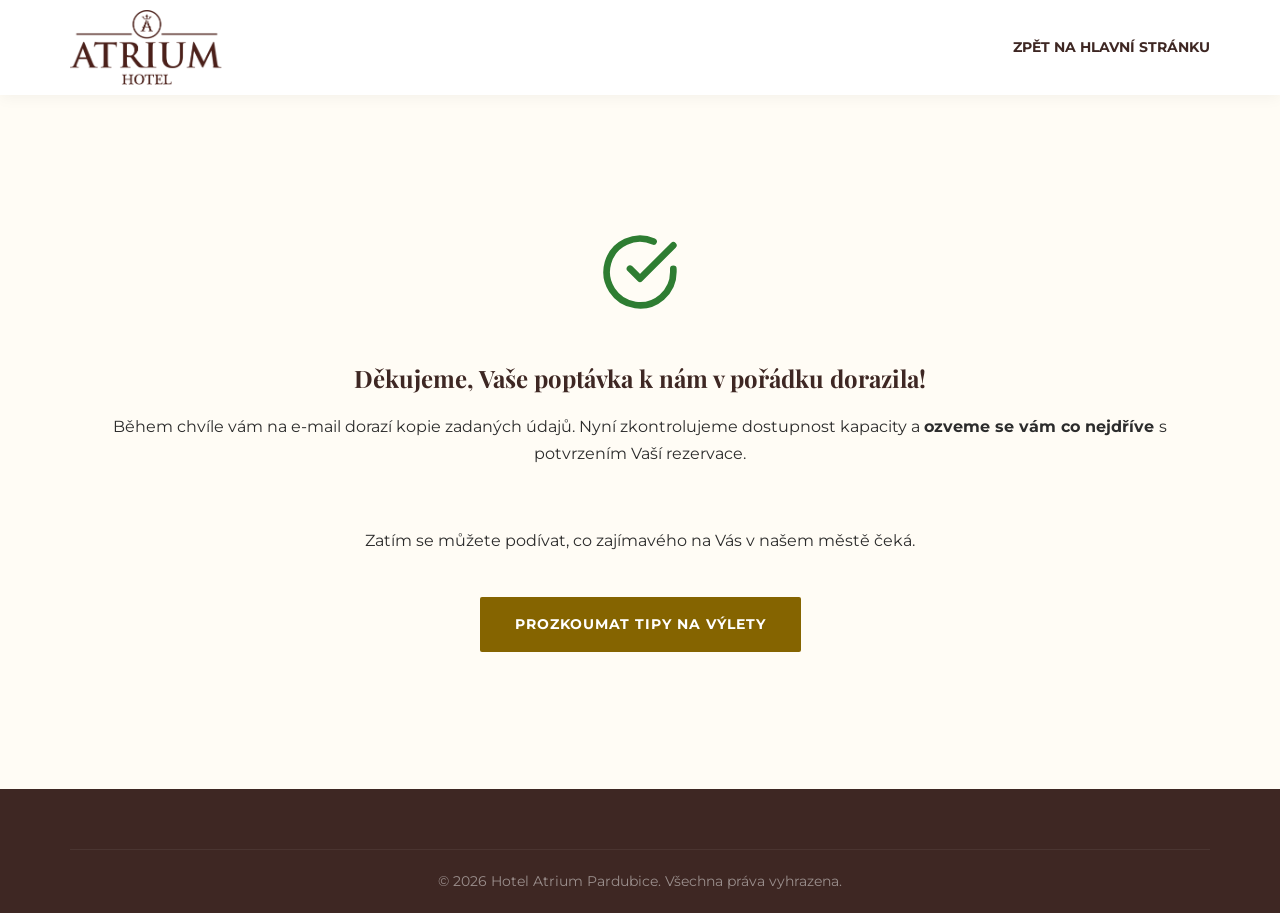
<file: success.html>
<!DOCTYPE html>
<html lang="cs">
<head>
    <meta charset="UTF-8">
    <meta name="viewport" content="width=device-width, initial-scale=1.0">
    <title>Děkujeme za poptávku | Hotel Atrium Pardubice</title>
    <meta name="robots" content="noindex, nofollow"> <link rel="stylesheet" href="styles.css">
    <link rel="icon" type="image/svg+xml" href='data:image/svg+xml,<svg xmlns="http://www.w3.org/2000/svg" viewBox="0 0 100 100"><circle cx="50" cy="50" r="46" fill="none" stroke="%233E2723" stroke-width="3"/><text x="50" y="70" font-family="Didot, serif" font-size="55" fill="%233E2723" text-anchor="middle" font-weight="bold">A</text></svg>'>
    <link href="https://fonts.googleapis.com/css2?family=Montserrat:wght@400;500;700&family=Playfair+Display:ital,wght@0,400;0,600;0,700;1,400&display=swap" rel="stylesheet">  
    
    <style>
        .success-page {
            display: flex;
            align-items: center;
            justify-content: center;
            min-height: 70vh;
            text-align: center;
            padding: 2rem;
        }
        .success-content svg {
            margin-bottom: 1.5rem;
        }
    </style>
</head>
<body>
    <nav class="navbar">
        <div class="container nav-inner">
            <a class="logo" href="index.html">
                <img src="images/logo_hotel.png" alt="Hotel Atrium Logo">
            </a>
            <div class="nav-menu">
                <a href="index.html" class="nav-link">Zpět na hlavní stránku</a>
            </div>
        </div>
    </nav>

    <main class="success-page">
        <div class="container success-content">
            <svg xmlns="http://www.w3.org/2000/svg" width="80" height="80" viewBox="0 0 24 24" fill="none" stroke="#2e7d32" stroke-width="2" stroke-linecap="round" stroke-linejoin="round">
                <path d="M22 11.08V12a10 10 0 1 1-5.93-9.14"></path>
                <polyline points="22 4 12 14.01 9 11.01"></polyline>
            </svg>
            
            <h2>Děkujeme, Vaše poptávka k nám v pořádku dorazila!</h2>
            <p>Během chvíle vám na e-mail dorazí kopie zadaných údajů. Nyní zkontrolujeme dostupnost kapacity a <strong>ozveme se vám co nejdříve </strong> s potvrzením Vaší rezervace.</p>
            
            <br>
            <p>Zatím se můžete podívat, co zajímavého na Vás v našem městě čeká.</p>
            <br>
            
            <a href="index.html#tips" class="btn">Prozkoumat tipy na výlety</a>
        </div>
    </main>

    <footer id="contact">
        <div class="container">
            <div class="bottom-bar">
                © 2026 Hotel Atrium Pardubice. Všechna práva vyhrazena.
            </div>
        </div>
    </footer>
</body>
</html>
</file>
<file: styles.css>
/* =========================================
   PROMĚNNÉ A ZÁKLADNÍ NASTAVENÍ (ROOT)
   ========================================= */
:root {
    --color-primary: #3E2723;   /* Espresso */
    --color-accent: #A67C00;    /* Zlatavá */
    --color-bg-light: #FFFCF5;  /* Krémová */
    --color-accent-text: #856400;
    --color-bg-white: #FFFFFF;
    --color-text-main: #2C2C2C;
    --color-text-light: #666666;
    --color-border: #e0e0e0;
    
    --spacing-section: 100px;
    --container-width: 1140px;
}

html { 
    scroll-behavior: smooth; 
}

body {
    font-family: 'Montserrat', sans-serif;
    color: var(--color-text-main);
    background-color: var(--color-bg-light);
    margin: 0;
    line-height: 1.7;
    display: flex;
    flex-direction: column;
    min-height: 100vh;
}

h1, h2, h3, h4 {
    font-family: 'Playfair Display', serif;
    color: var(--color-primary);
    line-height: 1.2;
}

/* =========================================
   GLOBÁLNÍ KOMPONENTY (Tlačítka, layouty)
   ========================================= */

.visually-hidden {
    position: absolute !important;
    width: 1px !important;
    height: 1px !important;
    padding: 0 !important;
    margin: -1px !important;
    overflow: hidden !important;
    clip: rect(0, 0, 0, 0) !important;
    white-space: nowrap !important;
    border: 0 !important;
}

.container {
    max-width: var(--container-width);
    margin: 0 auto;
    padding: 0 20px;
}

.split-layout {
    display: grid;
    grid-template-columns: 1fr 1fr;
    gap: 60px;
    align-items: center;
}

.section-tag {
    color: var(--color-accent-text);
    text-transform: uppercase;
    font-weight: 700;
    font-size: 0.85rem;
    letter-spacing: 2px;
    display: block;
    margin-bottom: 15px;
}

.mb-5 { margin-bottom: 5px; }

/* Animace a přepínání pohledů */
.view-section {
    display: block;
    animation: fadeIn 0.5s ease-in-out;
}

.hidden { display: none !important; }

@keyframes fadeIn {
    from { opacity: 0; }
    to { opacity: 1; }
}

/* Tlačítka */
.btn {
    display: inline-block;
    padding: 15px 35px;
    background-color: var(--color-accent-text);
    color: white;
    text-decoration: none;
    font-weight: 700;
    text-transform: uppercase;
    font-size: 0.9rem;
    letter-spacing: 1px;
    border-radius: 2px;
    transition: all 0.3s ease;
    border: none;
    text-align: center;
}

.btn:hover {
    background-color: #8a6600;
    transform: translateY(-2px);
    box-shadow: 0 5px 15px rgba(166, 124, 0, 0.3);
}

.btn-outline {
    background: transparent;
    border: 2px solid var(--color-primary);
    color: var(--color-primary);
    padding: 12px 30px;
    text-decoration: none;
    font-weight: 700;
    text-transform: uppercase;
    font-size: 0.9rem;
    display: inline-block;
    transition: all 0.3s ease;
    text-align: center;
}

.btn-outline:hover {
    background: var(--color-primary);
    color: white;
}

.btn-sm {
    padding: 8px 22px;
    font-size: 0.8rem;
    letter-spacing: 0.5px;
    border-width: 1px;
}

/* =========================================
   FOTOGALERIE
   ========================================= */
.gallery-section {
    padding: 60px 0 var(--spacing-section) 0;
    background-color: var(--color-bg-light);
}

.gallery-header {
    text-align: center;
    margin-bottom: 40px;
}

.gallery-grid {
    display: grid;
    /* Automaticky naskládá fotky vedle sebe a na mobilu je hodí pod sebe */
    grid-template-columns: repeat(auto-fit, minmax(250px, 1fr));
    gap: 20px;
}

.gallery-img {
    width: 100%;
    height: 250px;
    object-fit: cover; /* Zajistí, že se fotky nedeformují, ale krásně se oříznou do čtverce/obdélníku */
    border-radius: 4px;
    transition: transform 0.4s ease, box-shadow 0.4s ease;
    cursor: pointer;
}

.gallery-img:hover {
    transform: scale(1.03);
    box-shadow: 0 10px 20px rgba(62, 39, 35, 0.2);
    z-index: 2;
    position: relative;
}

/* =========================================
   NAVIGACE (Header)
   ========================================= */
.navbar {
    background-color: rgba(255, 255, 255, 0.98);
    padding: 10px 0;
    position: sticky;
    top: 0;
    z-index: 1000;
    box-shadow: 0 2px 15px rgba(0,0,0,0.05);
}

.nav-inner {
    display: flex;
    justify-content: space-between;
    align-items: center;
    position: relative;
}

.logo {
    display: flex;
    align-items: center;
    z-index: 1001;
}

.logo img {
    height: 75px;
    width: auto;
    filter: brightness(0) saturate(100%) invert(13%) sepia(19%) saturate(3029%) hue-rotate(328deg) brightness(93%) contrast(92%);
    transition: filter 0.3s ease;
}

.logo:hover img { opacity: 0.8; }

.nav-menu {
    display: flex;
    gap: 30px;
    align-items: center;
}

.nav-link {
    text-decoration: none;
    color: var(--color-primary);
    font-weight: 700;
    font-size: 0.9rem;
    text-transform: uppercase;
    transition: color 0.3s;
    cursor: pointer !important;
}

.nav-link:hover { color: var(--color-accent-text); }

.btn-nav { width: auto; }

.hamburger {
    display: none;
    z-index: 1001;
    padding: 5px;
}

/* =========================================
   HLAVNÍ BANNERY (Hero & Page Header)
   ========================================= */
.hero {
    position: relative;
    height: 85vh;
    display: flex;
    align-items: center;
    justify-content: center;
    text-align: center;
    color: white;
    overflow: hidden;
    background-color: var(--color-primary);
}

.hero-bg, .page-header-bg {
    position: absolute;
    top: 0;
    left: 50%;
    transform: translateX(-50%);
    width: 100%;
    max-width: 2200px;
    height: 100%;
    object-fit: cover;
    z-index: 0;
}

.hero-overlay {
    position: absolute;
    top: 0;
    left: 0;
    width: 100%;
    height: 100%;
    background: rgba(62, 39, 35, 0.5); 
    z-index: 1;
}

.hero-content, .page-header-content {
    position: relative;
    z-index: 2;
}

.hero-content h1 {
    font-size: 3.5rem;
    color: white;
    margin-bottom: 20px;
    text-shadow: 0 2px 10px rgba(0,0,0,0.7);
}

.hero-subtitle {
    font-size: 1.3rem;
    font-weight: 400;
    margin-bottom: 40px;
    text-shadow: 0 4px 15px rgba(0,0,0,0.9);
}

.page-header {
    position: relative;
    background-color: var(--color-primary);
    color: white;
    padding: 80px 0;
    text-align: center;
    overflow: hidden;
}

.page-header-bg { opacity: 0.4; }

.page-header h1 { 
    color: white; 
    font-size: 3rem; 
    margin-bottom: 10px; 
    text-shadow: 0 2px 10px rgba(0,0,0,0.5);
}

.page-header p { 
    font-size: 1.2rem; 
    opacity: 0.9; 
    font-weight: 300; 
    text-shadow: 0 2px 10px rgba(0,0,0,0.5);
}

/* =========================================
   SEKCE O HOTELU
   ========================================= */
.about-section { padding: var(--spacing-section) 0; }
.about-text h2 { font-size: 2.5rem; margin-bottom: 25px; }
.about-img img {
    width: 100%;
    border-radius: 4px;
    box-shadow: 20px 20px 0 var(--color-primary);
}

/* =========================================
   SEKCE VÝHODY POKOJŮ (Proč k nám)
   ========================================= */
.features {
    padding: 80px 0;
    background: white;
    position: relative;
    margin-top: -50px;
    border-radius: 4px;
    box-shadow: 0 10px 30px rgba(0,0,0,0.05);
    max-width: var(--container-width);
    margin-left: auto;
    margin-right: auto;
    z-index: 10;
}

.features-grid {
    display: grid;
    grid-template-columns: 1fr 1fr;
    gap: 40px;
    padding: 0 40px;
    align-items: center;
}

.features-text .section-tag { margin-bottom: 10px; }
.features-text h2 { margin-bottom: 30px; }
.features-list { display: grid; gap: 30px; }
.feature-item { display: flex; gap: 20px; text-align: left; }

.icon-circle {
    width: 50px;
    height: 50px;
    background-color: var(--color-bg-light);
    border-radius: 50%;
    display: flex;
    align-items: center;
    justify-content: center;
    flex-shrink: 0;
    color: var(--color-accent-text);
}

.icon-circle svg { width: 24px; height: 24px; }
.features-img img {
    width: 100%;
    border-radius: 4px;
    box-shadow: 15px 15px 0 var(--color-bg-light);
}

/* =========================================
   SEKCE KAVÁRNA
   ========================================= */
.cafe-section {
    background-color: #F8F5F0;
    padding: var(--spacing-section) 0;
}

.cafe-img-shadow { box-shadow: -20px 20px 0 var(--color-accent-text); }
.cafe-features-list { list-style: none; padding: 0; margin-bottom: 25px; }
.cafe-list-item {
    margin-bottom: 10px;
    display: flex;
    align-items: center;
    gap: 10px;
}

.cafe-list-item.hours-item {
    align-items: flex-start; 
}

.hours-item svg {
    margin-top: 5px; 
    flex-shrink: 0;
}

.hours-grid {
    display: grid;
    grid-template-columns: 65px 1fr; 
    column-gap: 15px;
    margin-top: 5px;
    color: var(--color-text-light); 
}

.opening-hours-change {
    display: block; 
    margin-top: 0.5rem; 
    opacity: 0.8;
}

/* =========================================
   SEKCE TIPY NA VÝLETY (Karty)
   ========================================= */
.tips-section {
    padding: var(--spacing-section) 0;
    background-color: var(--color-bg-white);
}

.tips-header-container { text-align: center; margin-bottom: 50px; }
.tips-subtitle { max-width: 600px; margin: 0 auto; }

#tips .section-tag { font-size: 1.1rem; letter-spacing: 3px; margin-bottom: 20px; }
#tips h2 { font-size: 2.5rem; line-height: 1.2; }

.tips-category-title {
    font-family: 'Playfair Display', serif;
    font-size: 1.8rem;
    color: var(--color-primary);
    margin-bottom: 30px;
    border-bottom: 2px solid var(--color-bg-light);
    padding-bottom: 10px;
    display: inline-block;
}

.tips-grid {
    display: grid;
    grid-template-columns: repeat(3, 1fr);
    gap: 30px;
    margin-bottom: 60px;
}

.tip-card-link {
    text-decoration: none; 
    color: inherit; 
    display: block; 
    height: 100%; 
}

.tip-card {
    background: white;
    border: 1px solid var(--color-border);
    border-radius: 4px;
    overflow: hidden;
    transition: transform 0.3s ease, box-shadow 0.3s ease;
    height: 100%;
    display: flex;
    flex-direction: column;
    position: relative;
}

.tip-card h4 a {
    color: inherit;
    text-decoration: none;
}

.tip-card:hover {
    border-color: var(--color-accent);
    transform: translateY(-5px);
    box-shadow: 0 10px 20px rgba(0,0,0,0.1);
}


.tip-card h4 a::after {
    content: "";
    position: absolute;
    inset: 0;
    z-index: 10;
}

.tip-img {
    height: 200px;
    width: 100%;
    object-fit: cover;
    border-bottom: 3px solid var(--color-accent);
}

.tip-content { padding: 25px; flex-grow: 1; }
.tip-content h4 { margin: 0 0 10px 0; font-size: 1.2rem; color: var(--color-primary); }
.tip-meta {
    font-size: 0.85rem;
    color: var(--color-accent-text);
    text-transform: uppercase;
    font-weight: 700;
    margin-bottom: 10px;
    display: block;
}
.tip-content p { font-size: 0.95rem; margin-bottom: 0; color: var(--color-text-light); }

/* =========================================
   SEKCE AKCE A UDÁLOSTI (Carousel)
   ========================================= */
.events-section {
    background-color: #F9F6F0; 
    padding: var(--spacing-section) 0;
    position: relative;
    overflow: hidden;
    border-top: 1px solid var(--color-border);
}

.events-header { text-align: center; margin-bottom: 50px; }
.events-header h2 { font-size: 2.5rem; margin-bottom: 15px; }

.carousel-wrapper {
    position: relative;
    max-width: 1200px;
    margin: 0 auto;
    padding: 0 20px;
}

.carousel-track {
    display: flex;
    gap: 25px;
    overflow-x: auto;
    scroll-behavior: smooth;
    padding-bottom: 20px; 
    scrollbar-width: none; 
    -ms-overflow-style: none;  
}

.carousel-track::-webkit-scrollbar {
    display: none; 
}

.carousel-track::-webkit-scrollbar { display: none; }

.event-card-link {
    text-decoration: none; 
    color: inherit; 
    display: flex; 
    flex-direction: column; 
    align-items: stretch; 
}

.event-card-item {
    min-width: 350px; 
    background: white;
    border-radius: 4px;
    overflow: hidden;
    box-shadow: 0 5px 15px rgba(0,0,0,0.05);
    transition: transform 0.3s;
    border: 1px solid rgba(0,0,0,0.05);
    display: flex;
    flex-direction: column;
    flex-grow: 1;  
    cursor: pointer;        
    position: relative;     
}

.event-card-item h3 a::after {
    content: "";
    position: absolute;
    inset: 0;
    z-index: 10;
}

.event-card-item:hover {
    transform: translateY(-5px);
    box-shadow: 0 15px 30px rgba(0,0,0,0.1);
}

.event-img {
    height: 180px;
    width: 100%;
    object-fit: cover;
    border-bottom: 3px solid var(--color-accent);
}

.event-body {
    padding: 25px;
    display: flex;
    flex-direction: column;
    flex-grow: 1; 
}

.event-date-tag {
    font-size: 0.8rem;
    text-transform: uppercase;
    letter-spacing: 1px;
    color: var(--color-accent-text);
    font-weight: 700;
    display: block;
    margin-bottom: 8px;
}

.event-title {
    font-family: 'Playfair Display', serif;
    font-size: 1.3rem;
    margin: 0 0 10px 0;
    color: var(--color-primary);
}

.slider-btn {
    position: absolute;
    top: 50%;
    transform: translateY(-50%);
    width: 50px;
    height: 50px;
    background-color: var(--color-primary);
    color: white;
    border: none;
    border-radius: 50%;
    display: flex;
    align-items: center;
    justify-content: center;
    box-shadow: 0 5px 15px rgba(0,0,0,0.2);
    transition: background 0.3s;
    z-index: 100;
    cursor: pointer;
}

.slider-btn:hover { background-color: var(--color-accent-text); }
.slider-btn.prev { left: 10px; }
.slider-btn.next { right: 10px; }
.events-footer-action { text-align: center; margin-top: 40px; }

/* =========================================
   REZERVACE A FORMULÁŘ
   ========================================= */
.booking-section { padding: var(--spacing-section) 0; }
.booking-grid { display: grid; grid-template-columns: 2fr 1fr; gap: 50px; }

.booking-form {
    background: var(--color-bg-white);
    padding: 50px;
    border-radius: 4px;
    box-shadow: 0 5px 20px rgba(0,0,0,0.05);
    border: 1px solid #f0f0f0;
}

.form-section-title {
    font-size: 2rem;
    margin-bottom: 30px;
    padding-bottom: 20px;
    border-bottom: 1px solid var(--color-border);
    color: var(--color-primary);
}

.contact-title-mt { margin-top: 10px; }
.form-row { display: grid; grid-template-columns: 1fr 1fr; gap: 30px; margin-bottom: 25px; }
.form-group { margin-bottom: 25px; }

.form-group label {
    display: block;
    font-size: 0.95rem;
    font-weight: 700;
    text-transform: uppercase;
    color: var(--color-text-light);
    margin-bottom: 10px;
    letter-spacing: 0.5px;
}

.pricing-change {
    font-size: 0.85rem; 
    color: #666;
    margin-top: -10px; 
    font-style: italic;
}

.form-control {
    width: 100%;
    padding: 15px 18px;
    border: 1px solid var(--color-border);
    border-radius: 2px;
    font-family: 'Lato', sans-serif;
    font-size: 1.1rem;
    color: var(--color-text-main);
    transition: border-color 0.3s;
    background-color: var(--color-bg-light); 
    box-sizing: border-box;
}

.form-control:focus {
    outline: none;
    border-color: var(--color-accent);
    background-color: white;
    box-shadow: 0 0 0 3px rgba(166, 124, 0, 0.1);
}

textarea.form-control { resize: vertical; min-height: 120px; }

.qty-wrapper {
    display: flex;
    align-items: center;
    border: 1px solid var(--color-border); 
    border-radius: 4px;
    overflow: hidden; 
    background-color: var(--color-bg-white);
    flex-shrink: 0;
}

.qty-btn {
    width: 40px;
    height: 40px;
    background-color: transparent;
    border: none; 
    color: var(--color-primary); 
    font-size: 1.5rem; 
    font-weight: 300; 
    display: flex;
    justify-content: center;
    align-items: center;
    transition: all 0.3s ease;
    cursor: pointer !important;
}

.qty-btn:hover {
    background-color: var(--color-accent); 
    color: white; 
}

.qty-btn.minus {
    border-radius: 4px 0 0 4px;
    border-right: none;
}

.qty-btn.plus {
    border-radius: 0 4px 4px 0;
    border-left: none;
}

#room-capacity-warning {
    color: #9E3D2F; 
    font-size: 0.95rem;
    font-style: italic;
    margin-top: 15px;
    margin-bottom: 5px;
    display: flex;
    align-items: center;
    gap: 8px;
    text-align: left;
}

#room-capacity-warning::before {
    content: "⚠️";
    font-style: normal;
}

.qty-btn:disabled {
    background-color: #f4f1ea !important;
    color: #ccc !important;
    cursor: not-allowed !important;
}

.qty-btn.is-disabled,
.qty-btn[aria-disabled="true"] {
    background-color: #f4f1ea !important;
    color: #ccc !important;
    cursor: not-allowed !important;
    pointer-events: none !important; /* Tohle zakáže kliknutí myší! */
}

.room-input {
    width: 50px;
    text-align: center;
    height: 40px;
    padding: 0;
    border: none;
    border-left: 1px dashed var(--color-border); 
    border-right: 1px dashed var(--color-border);
    border-radius: 0;
    font-weight: 700;
    color: var(--color-primary);
    background-color: transparent;
}

.room-input::-webkit-outer-spin-button,
.room-input::-webkit-inner-spin-button {
    -webkit-appearance: none;
    margin: 0;
}

.room-input:focus {
    outline: none;
    background-color: rgba(166, 124, 0, 0.05); 
}

.room-input::-webkit-outer-spin-button,
.room-input::-webkit-inner-spin-button {
    -webkit-appearance: none;
    margin: 0;
}

.room-selection-item {
    display: flex;
    justify-content: space-between;
    align-items: center;
    padding: 15px 0;
    border-bottom: 1px dashed var(--color-border);
}

.room-selection-item:last-child { 
    border-bottom: none; 
}

.room-label { 
    font-weight: 600; 
    color: var(--color-primary); 
}

.room-price-tag {
     font-size: 0.9rem; 
     color: var(--color-text-light); 
     margin-left: 5px; 
     white-space: nowrap;
     display: inline-block;
    }

.room-input { 
    width: 80px;
    text-align: center;
}

#nights-display {
    margin-top: -15px; 
    margin-bottom: 20px; 
    font-weight: 700; 
    color: var(--color-accent-text); 
    min-height: 24px; 
    font-size: 1.1rem;
}

#total-price-display {
    margin-top: 10px; 
    margin-bottom: 40px; 
    font-family: 'Playfair Display', serif; 
    font-size: 1.6rem; 
    color: var(--color-primary); 
    font-weight: 700; 
    border-top: 1px dashed var(--color-border); 
    padding-top: 20px;
}

.btn-submit-form { 
    margin: 20px auto 0 auto; 
    display: block; 
    width: 100%; 
    max-width: 500px; 
}

.form-consent-text { 
    font-size: 0.9rem; 
    color: #999; 
    margin-top: 15px; 
    text-align: center; 
}

/* --- Sidebar formuláře --- */
.booking-sidebar {
    background: var(--color-primary);
    color: white;
    padding: 40px;
    border-radius: 4px;
    height: fit-content;
    position: sticky;
    top: 100px;
    box-shadow: 0 10px 30px rgba(62, 39, 35, 0.2);
}

.sidebar-title { color: white; margin-bottom: 20px; font-size: 1.5rem; }
.sidebar-intro { margin-bottom: 20px; opacity: 0.9; }

.contact-info { list-style: none; padding: 0; margin-bottom: 30px; }
.contact-info li {
    display: flex;
    align-items: flex-start;
    gap: 15px;
    margin-bottom: 15px;
    font-size: 0.95rem;
    color: rgba(255,255,255,0.9);
}

.sidebar-divider { border-top: 1px solid rgba(255,255,255,0.2); margin: 20px 0; }
.sidebar-subheading { color: white; margin-bottom: 10px; }
.sidebar-info-text { font-size: 0.95rem; }

.sidebar-img {
    width: 100%;
    border-radius: 2px;
    margin-top: 20px;
    opacity: 0.9;
    box-shadow: 0 5px 15px rgba(0,0,0,0.2);
}

/* =========================================
   STRÁNKA FOTOGALERIE
   ========================================= */
.gallery-page-section {
    padding: var(--spacing-section) 0;
}

.gallery-main-grid {
    display: grid;
    /* Automaticky vytvoří sloupce podle šířky obrazovky (min 300px široké) */
    grid-template-columns: repeat(auto-fit, minmax(300px, 1fr));
    gap: 30px;
    margin-bottom: 50px;
}

.gallery-page-img {
    width: 100%;
    height: 280px;
    object-position: center 20%; /* 🚨 TRIK: Posune střed ořezu víc nahoru, aby nebyla useknutá hlava */
    object-fit: cover; /* Ořízne fotky do jednotného rozměru bez deformace */
    border-radius: 4px;
    box-shadow: 0 4px 15px rgba(0,0,0,0.05);
    transition: transform 0.3s ease, box-shadow 0.3s ease;
}

.gallery-main-grid picture:nth-of-type(4) .gallery-page-img {
    object-position: center bottom !important; 
}

.gallery-main-grid picture:nth-of-type(12) .gallery-page-img {
    object-position: center 70% !important; 
}

.gallery-main-grid picture:nth-of-type(14) .gallery-page-img {
    object-position: center 50% !important; 
}


.gallery-page-img:hover {
    transform: translateY(-5px);
    cursor: pointer;
    box-shadow: 0 10px 25px rgba(62, 39, 35, 0.15);
}

.gallery-back-action {
    text-align: center;
}

/* LIGHTBOX STYLY (JEMNÁ VERZE) */
.lightbox {
    /* 🚨 Místo display: none používáme opacity pro plynulý přechod */
    visibility: hidden;
    opacity: 0; 
    position: fixed;
    z-index: 2000;
    top: 0; left: 0;
    width: 100%; height: 100%;
    /* Jemnější, poloprůhledné šedé pozadí místo agresivní černé */
    background-color: rgba(0, 0, 0, 0.6); 
    display: flex;
    justify-content: center;
    align-items: center;
    /* Plynulé rozednění (fade-in) */
    transition: opacity 0.4s ease, visibility 0.4s ease; 
}

/* Třída, která se přidá přes JS pro zobrazení okna */
.lightbox.active {
    visibility: visible;
    opacity: 1;
}

.lightbox-img {
    max-width: 90%;
    max-height: 85vh;
    border-radius: 2px;
    box-shadow: 0 5px 40px rgba(0,0,0,0.3);
    /* Plynulé zjevení samotné fotky */
    transform: scale(0.95);
    transition: transform 0.4s ease;
}

.lightbox.active .lightbox-img {
    transform: scale(1);
}

.close-lightbox {
    position: absolute;
    /* Decentní křížek blízko rohu */
    top: 25px; 
    right: 35px;
    color: rgba(255, 255, 255, 0.8); 
    font-size: 35px; /* Menší a elegantnější */
    font-weight: 300;
    cursor: pointer;
    transition: color 0.3s;
}

.close-lightbox:hover {
    color: white;
}

.nav-btn {
    position: absolute;
    top: 50%;
    transform: translateY(-50%);
    background: transparent;
    border: none;
    /* Jemné bílé šipky s lehkým stínem pro čitelnost na světlé fotce */
    color: rgba(255, 255, 255, 0.6);
    font-size: 40px;
    cursor: pointer;
    padding: 20px;
    transition: color 0.3s;
    text-shadow: 0 2px 5px rgba(0,0,0,0.2);
}

.nav-btn:hover { color: white; }
.prev-btn { left: 2%; }
.next-btn { right: 2%; }

/* =========================================
   PATIČKA (Footer)
   ========================================= */
footer {
    background-color: var(--color-primary);
    color: rgba(255,255,255,0.8);
    padding: 60px 0 20px;
    margin-top: auto;
}

.footer-grid {
    display: grid;
    grid-template-columns: 1fr 1fr 1fr;
    gap: 40px;
    margin-bottom: 40px;
    align-items: start;
    text-align: left;
}

.footer-logo img {
    height: 55px; 
    filter: brightness(0) invert(1);
    margin-bottom: 20px;
    display: block;
    margin-left: 55px;
}

.footer-motto { margin: 0; }
footer h4 { margin-top: 0; margin-bottom: 20px; font-size: 1.2rem; color: white; }

.contact-row {
    display: flex;
    align-items: flex-start;
    gap: 15px;
    margin-bottom: 15px;
    color: rgba(255,255,255,0.9);
    text-decoration: none;
    transition: color 0.3s;
}

.contact-row:hover { color: var(--color-accent-text); }
.contact-row svg {
    color: var(--color-accent-text);
    flex-shrink: 0;
    margin-top: 4px;
}

.footer-map-container {
    height: 200px;
    width: 100%;
    border-radius: 4px;
    overflow: hidden;
    border: 1px solid rgba(255,255,255,0.1);
}

.footer-map-container iframe {
    width: 100%;
    height: 100%;
    border: 0;
    filter: grayscale(0.2); 
    pointer-events: none;
}

.bottom-bar {
    border-top: 1px solid rgba(255,255,255,0.1);
    padding-top: 20px;
    text-align: center;
    font-size: 0.85rem;
    opacity: 0.6;
}

/* =========================================
   MOBILNÍ ZOBRAZENÍ (Responzivita)
   ========================================= */

@media (max-width: 980px) {
    .hamburger { 
        display: block; 
    }
    
    .nav-menu {
        display: none;
        flex-direction: column;
        position: absolute;
        top: 100%; 
        left: 0;
        width: 100%;
        background-color: white;
        padding: 20px 0;
        box-shadow: 0 10px 20px rgba(0,0,0,0.1);
        text-align: center;
        gap: 20px;
        border-top: 1px solid #eee;
    }
    
    .nav-menu.active { 
        display: flex; 
    }

    .nav-link { 
        display: block; 
        padding: 10px; 
        width: 100%; 
    }
}

@media (max-width: 900px) {
    .footer-grid {
        grid-template-columns: 1fr;
        gap: 50px;
    }
}

@media (max-width: 768px) {
    .split-layout, .features-grid, .booking-grid, .form-row, .tips-grid, .events-grid { 
        grid-template-columns: 1fr; 
        gap: 40px;
    }

    .hero-content h1 { 
        font-size: 2.2rem;
    }

    .about-text h2, .page-header h1 { 
        font-size: 2rem; 
    }

    #tips h2, .events-intro h2, .events-header h2 { 
        font-size: 2rem; 
    }

    .container { 
        padding: 0 25px; 
    }

    .booking-form { 
        padding: 30px 20px; 
    }
    
    .room-selection-item { 
        display: flex;
        justify-content: space-between;
        align-items: center; 
        padding: 15px 0;
        gap: 10px; 
    }

    .room-price-tag {
        display: block;
        margin-left: 0;
        margin-top: 2px;
    }

    .room-input { 
        width: 50px; 
        text-align: center; 
        padding-left: 0; 
    }
    
    .event-card-item { 
        min-width: 280px; 
    }

    .slider-btn { 
        display: none; 
    }
    
    .sidebar-img { 
        display: none; 
    }
}
</file>
